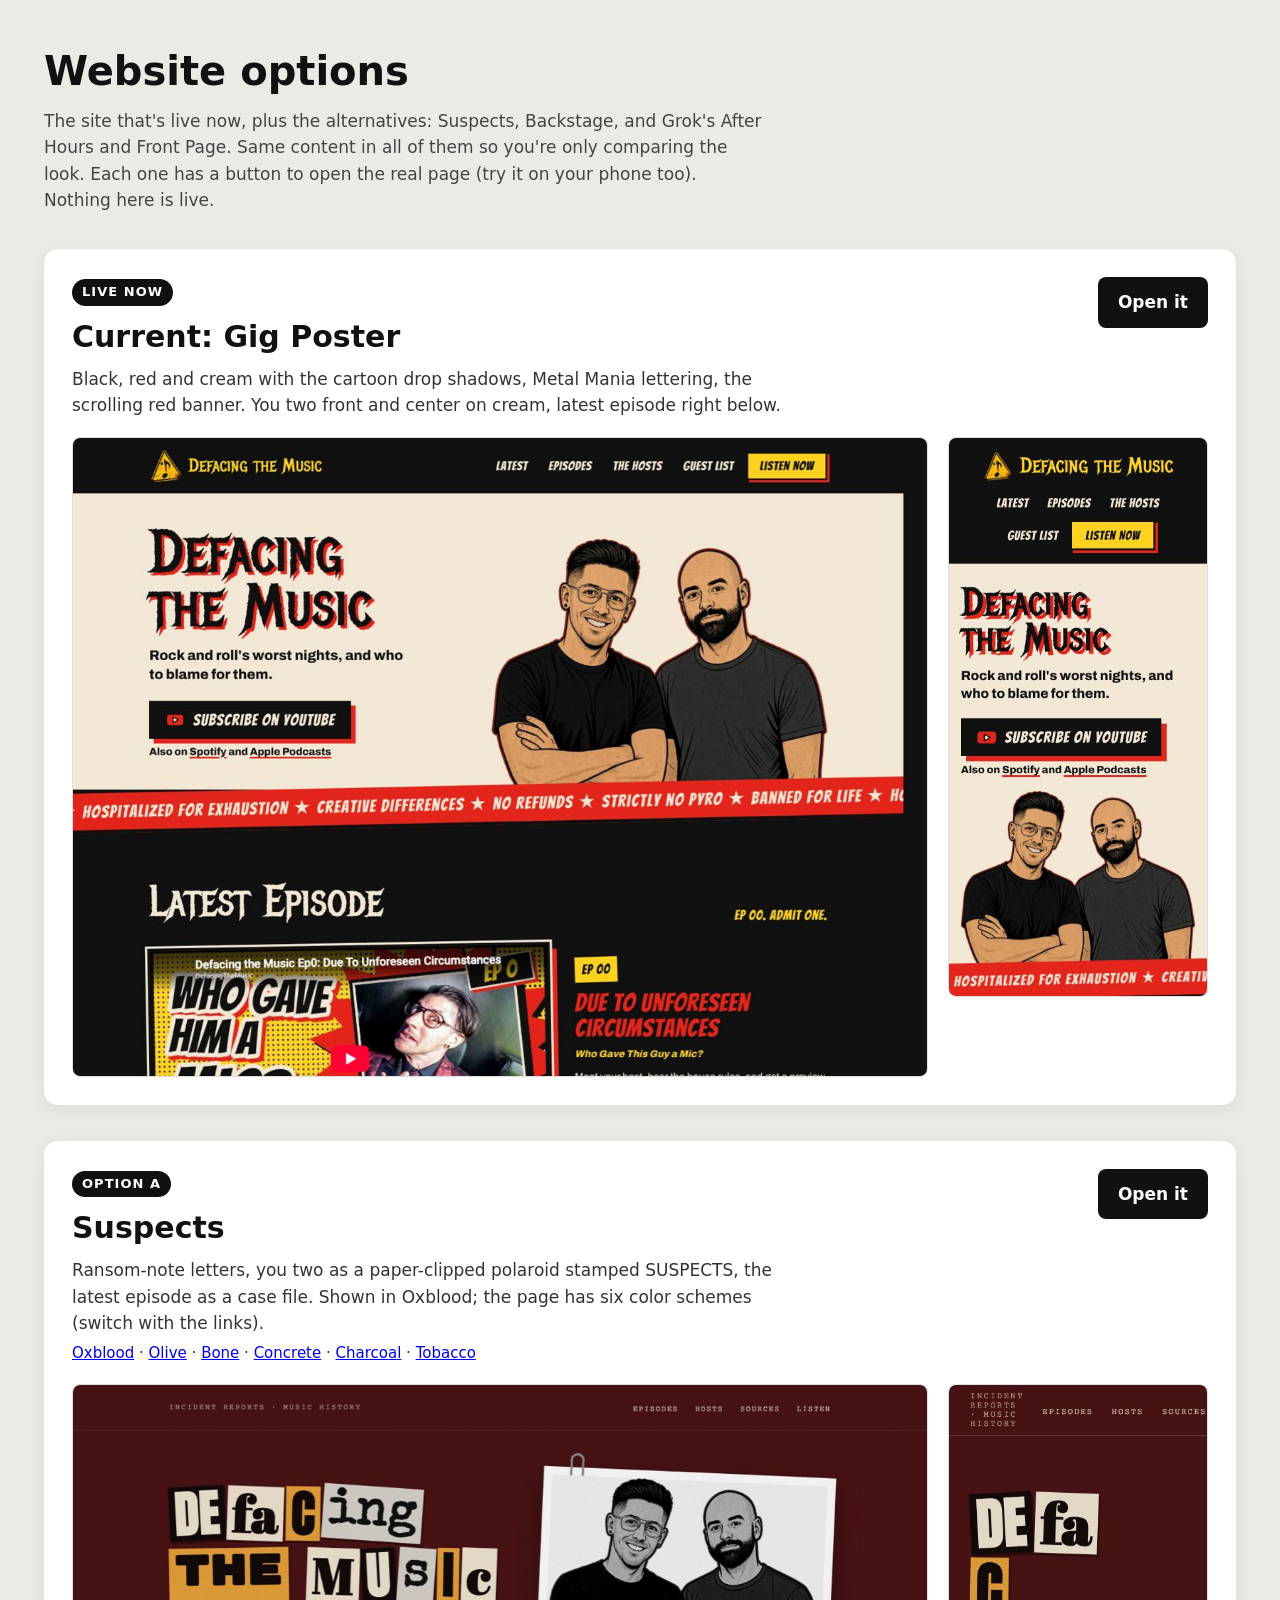
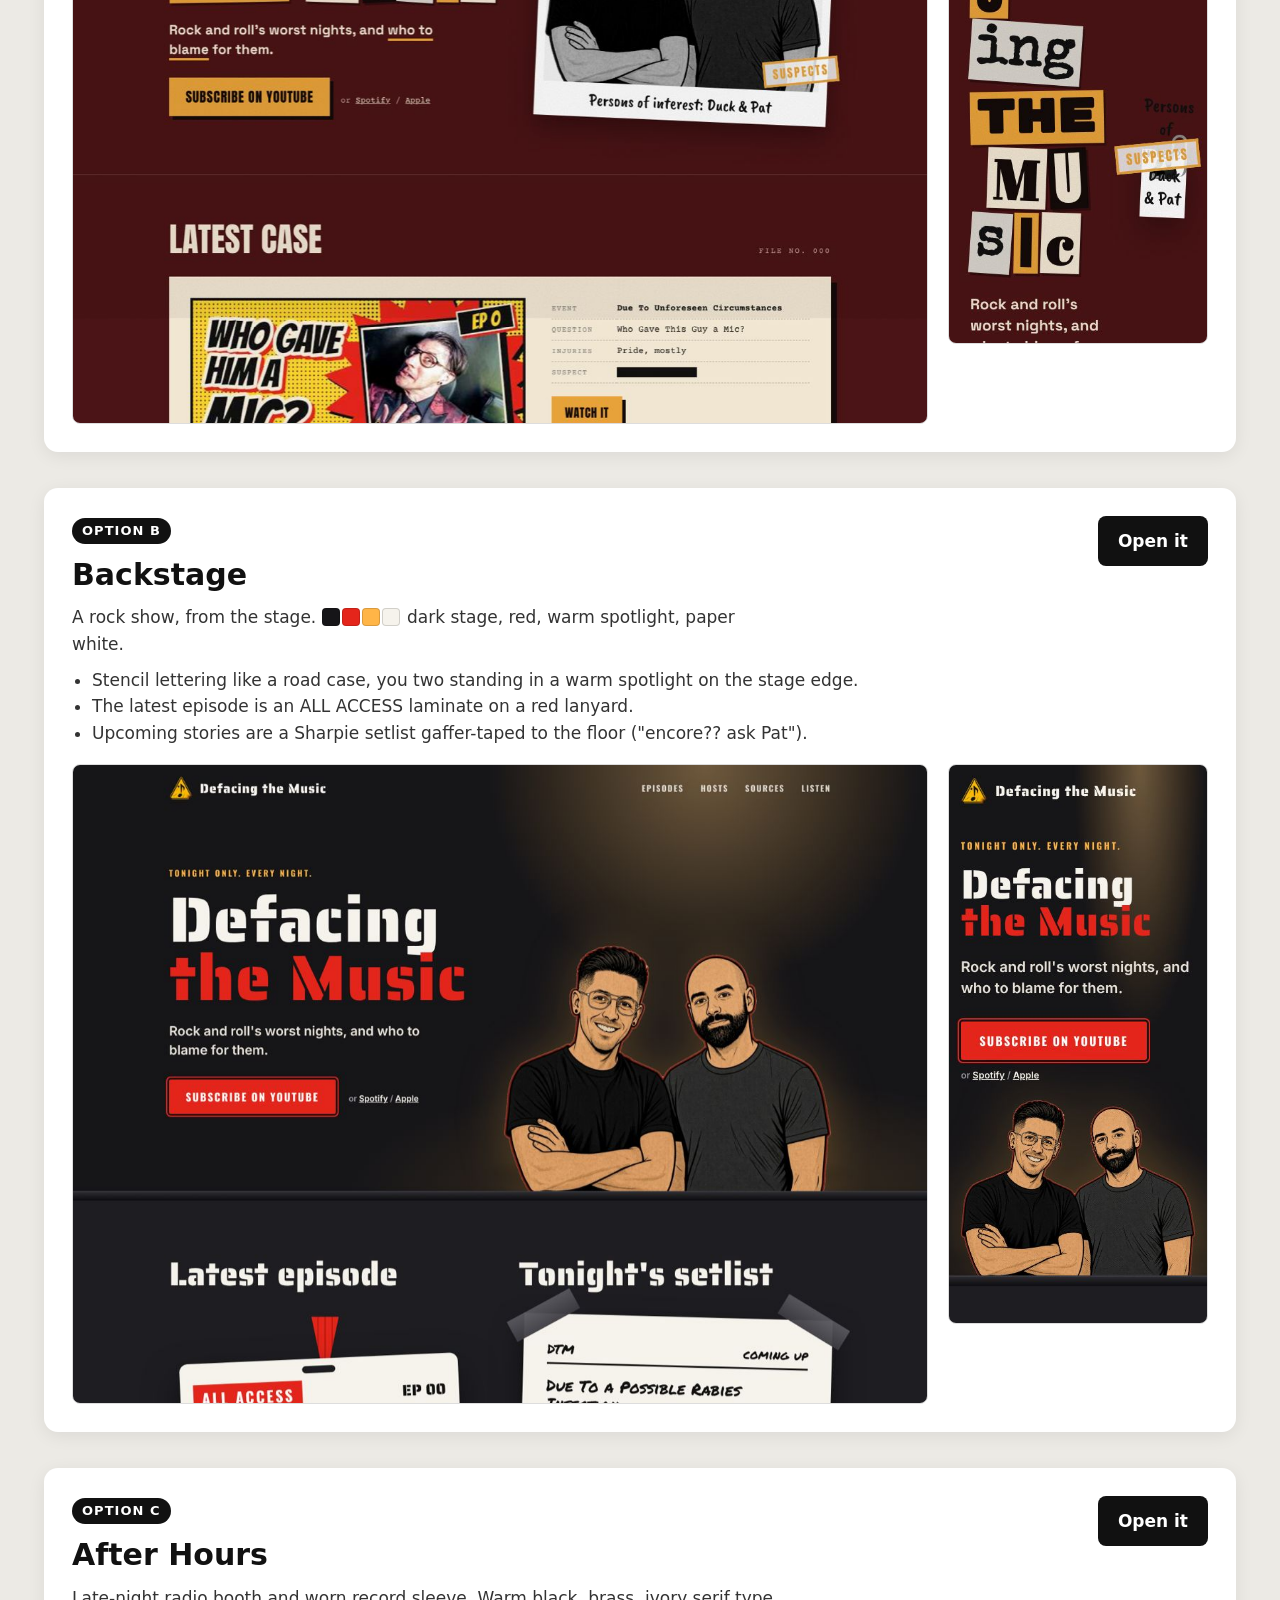
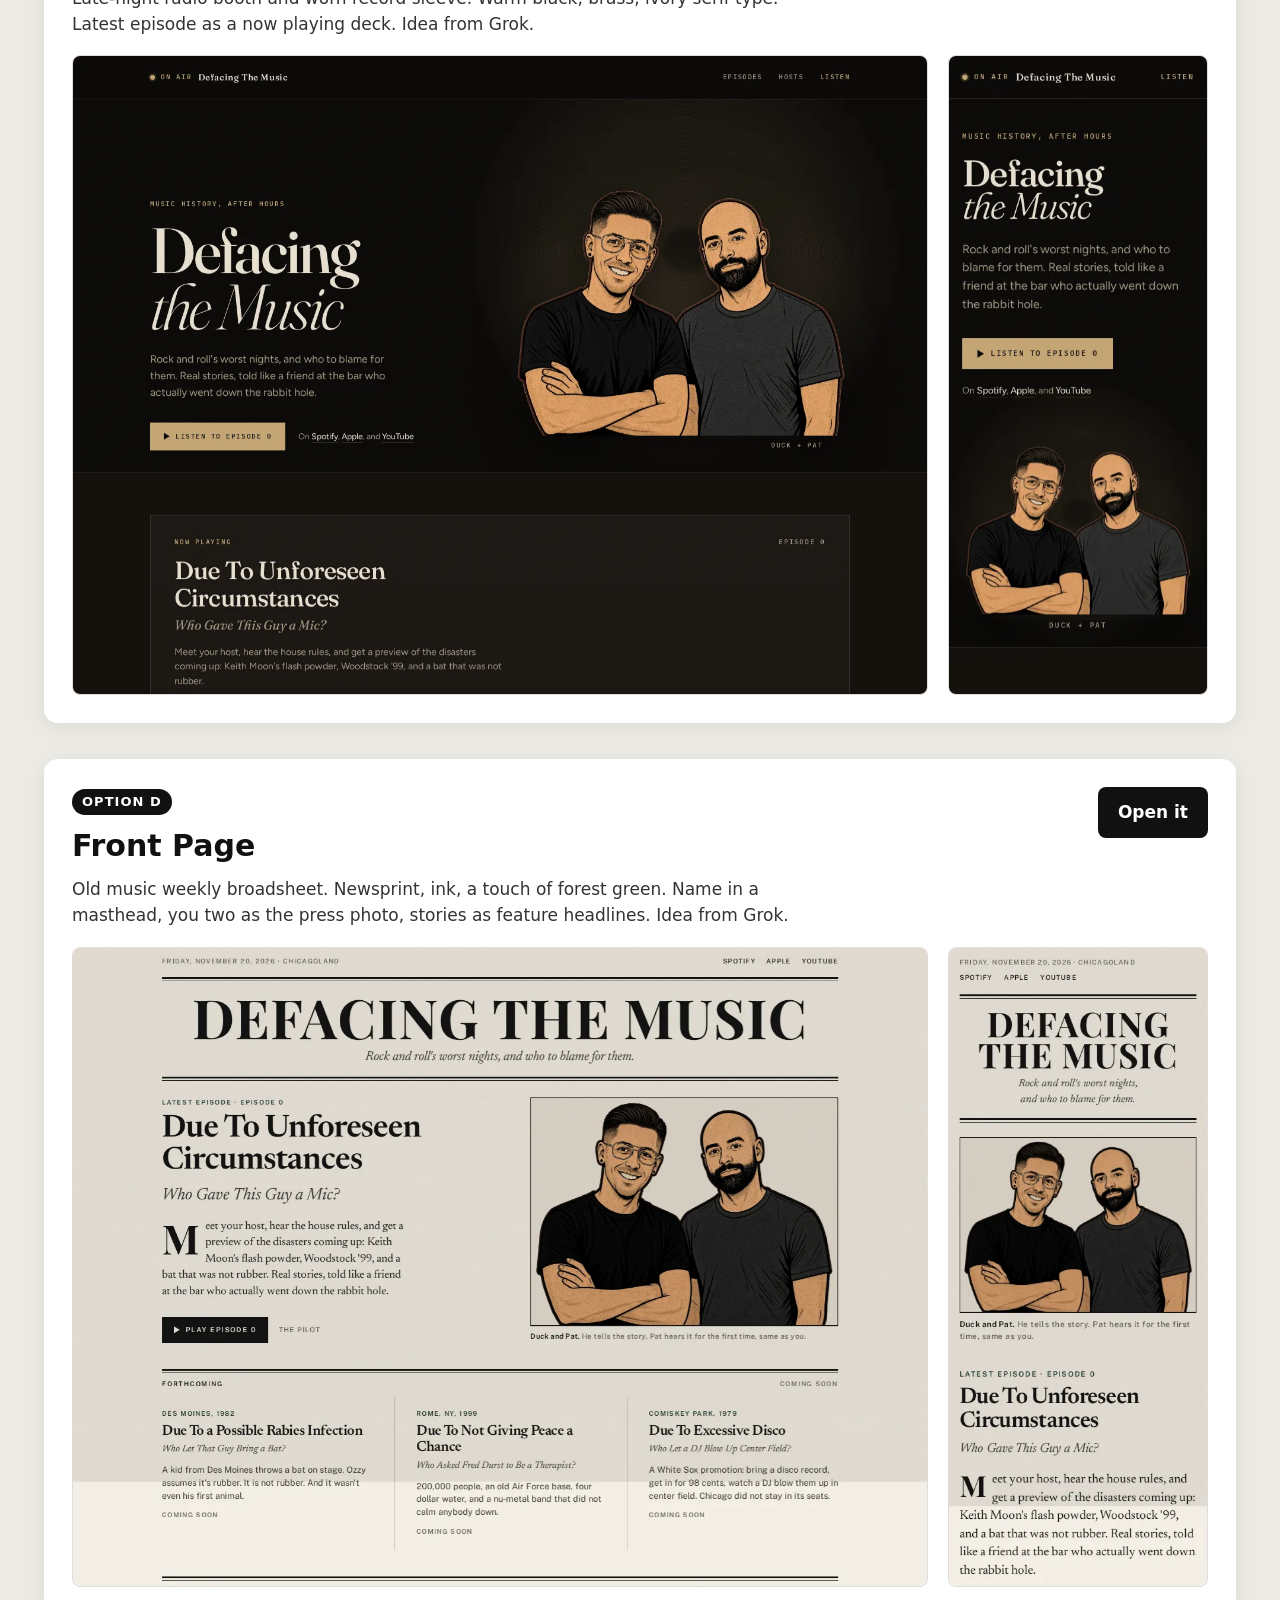
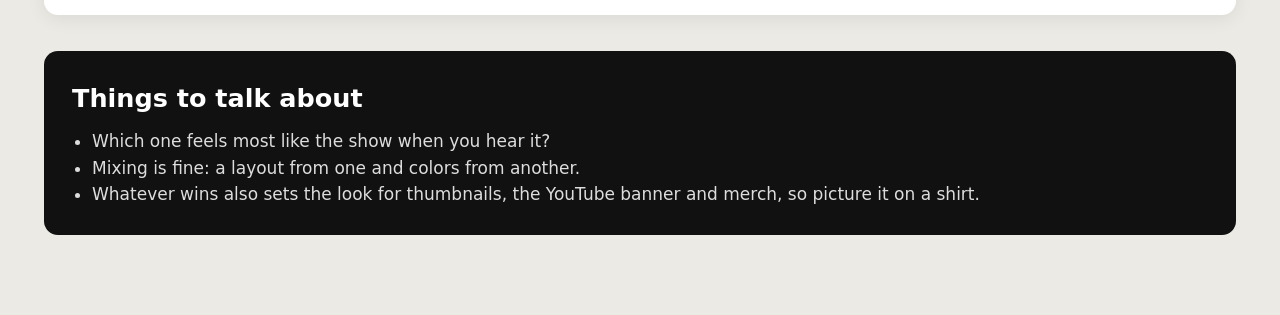
<file: brand/concepts/index.html>
<!doctype html>
<html lang="en"><head><meta charset="utf-8"><meta name="viewport" content="width=device-width, initial-scale=1">
<title>Website options | Defacing the Music</title>
<meta name="robots" content="noindex">
<style>
*{box-sizing:border-box}
body{margin:0;background:#ECEAE5;color:#111;font:17px/1.55 system-ui,-apple-system,"Segoe UI",sans-serif}
.wrap{max-width:1240px;margin:0 auto;padding:40px 24px 80px}
h1{font-size:40px;margin:0 0 6px}
.intro{max-width:720px;color:#444;margin:0 0 36px}
.opt{background:#fff;border-radius:14px;padding:28px;margin-bottom:36px;box-shadow:0 4px 18px rgba(0,0,0,.07)}
.head{display:flex;justify-content:space-between;align-items:flex-start;gap:20px;flex-wrap:wrap;margin-bottom:18px}
.head h2{margin:0;font-size:30px}
.tag{display:inline-block;font-size:13px;font-weight:700;letter-spacing:.08em;text-transform:uppercase;padding:3px 10px;border-radius:99px;background:#111;color:#fff;margin-bottom:8px}
.head p{margin:6px 0 0;max-width:720px;color:#333}
.btn{display:inline-block;background:#111;color:#fff;text-decoration:none;font-weight:700;padding:12px 20px;border-radius:8px;white-space:nowrap}
ul{margin:10px 0 0;padding-left:20px;color:#333}
.shots{display:grid;grid-template-columns:1fr 260px;gap:20px;align-items:start}
.shots div{max-height:640px;overflow:auto;border:1px solid #ddd;border-radius:8px}
.shots img{display:block;width:100%}
.sw{display:inline-block;width:18px;height:18px;border-radius:4px;vertical-align:-3px;margin-right:2px;border:1px solid rgba(0,0,0,.15)}
.q{background:#111;color:#fff;border-radius:14px;padding:28px}
.q h2{margin:0 0 10px}.q li{color:#ddd}
@media(max-width:760px){.shots{grid-template-columns:1fr}.shots div{max-height:none}h1{font-size:30px}}
</style></head><body><div class="wrap">
<h1>Website options</h1>
<p class="intro">The site that's live now, plus the alternatives: Suspects, Backstage, and Grok's After Hours and Front Page. Same content in all of them so you're only comparing the look. Each one has a button to open the real page (try it on your phone too). Nothing here is live.</p>

<div class="opt">
  <div class="head"><div><span class="tag">Live now</span><h2>Current: Gig Poster</h2>
    <p>Black, red and cream with the cartoon drop shadows, Metal Mania lettering, the scrolling red banner. You two front and center on cream, latest episode right below.</p></div>
    <a class="btn" href="/">Open it</a></div>
  <div class="shots"><div><img src="shots/current-desktop.jpg" alt="Current site on a computer" loading="lazy"></div><div><img src="shots/current-phone.jpg" alt="Current site on a phone" loading="lazy"></div></div>
</div>

<div class="opt">
  <div class="head"><div><span class="tag">Option A</span><h2>Suspects</h2>
    <p>Ransom-note letters, you two as a paper-clipped polaroid stamped SUSPECTS, the latest episode as a case file. Shown in Oxblood; the page has six color schemes (switch with the links).</p>
    <p style="font-size:15px"><a href="suspects/?p=oxblood">Oxblood</a> · <a href="suspects/?p=olive">Olive</a> · <a href="suspects/?p=bone">Bone</a> · <a href="suspects/?p=concrete">Concrete</a> · <a href="suspects/?p=charcoal">Charcoal</a> · <a href="suspects/?p=tobacco">Tobacco</a></p></div>
    <a class="btn" href="suspects/?p=oxblood">Open it</a></div>
  <div class="shots"><div><img src="shots/suspects-desktop.jpg" alt="Suspects concept on a computer" loading="lazy"></div><div><img src="shots/suspects-phone.jpg" alt="Suspects concept on a phone" loading="lazy"></div></div>
</div>

<div class="opt">
  <div class="head"><div><span class="tag">Option B</span><h2>Backstage</h2>
    <p>A rock show, from the stage. <span class="sw" style="background:#161518"></span><span class="sw" style="background:#E4251B"></span><span class="sw" style="background:#FFB547"></span><span class="sw" style="background:#F6F3EC"></span> dark stage, red, warm spotlight, paper white.</p>
    <ul><li>Stencil lettering like a road case, you two standing in a warm spotlight on the stage edge.</li>
    <li>The latest episode is an ALL ACCESS laminate on a red lanyard.</li>
    <li>Upcoming stories are a Sharpie setlist gaffer-taped to the floor ("encore?? ask Pat").</li></ul></div>
    <a class="btn" href="backstage/">Open it</a></div>
  <div class="shots"><div><img src="shots/backstage-desktop.jpg" alt="Backstage concept on a computer" loading="lazy"></div><div><img src="shots/backstage-phone.jpg" alt="Backstage concept on a phone" loading="lazy"></div></div>
</div>

<div class="opt">
  <div class="head"><div><span class="tag">Option C</span><h2>After Hours</h2>
    <p>Late-night radio booth and worn record sleeve. Warm black, brass, ivory serif type. Latest episode as a now playing deck. Idea from Grok.</p></div>
    <a class="btn" href="after-hours/">Open it</a></div>
  <div class="shots"><div><img src="after-hours/shot-desktop.webp" alt="After Hours concept on a computer" loading="lazy"></div><div><img src="after-hours/shot-mobile.webp" alt="After Hours concept on a phone" loading="lazy"></div></div>
</div>

<div class="opt">
  <div class="head"><div><span class="tag">Option D</span><h2>Front Page</h2>
    <p>Old music weekly broadsheet. Newsprint, ink, a touch of forest green. Name in a masthead, you two as the press photo, stories as feature headlines. Idea from Grok.</p></div>
    <a class="btn" href="front-page/">Open it</a></div>
  <div class="shots"><div><img src="front-page/shot-desktop.webp" alt="Front Page concept on a computer" loading="lazy"></div><div><img src="front-page/shot-mobile.webp" alt="Front Page concept on a phone" loading="lazy"></div></div>
</div>

<div class="q"><h2>Things to talk about</h2><ul>
  <li>Which one feels most like the show when you hear it?</li>
  <li>Mixing is fine: a layout from one and colors from another.</li>
  <li>Whatever wins also sets the look for thumbnails, the YouTube banner and merch, so picture it on a shirt.</li>
</ul></div>
</div></body></html>
</file>
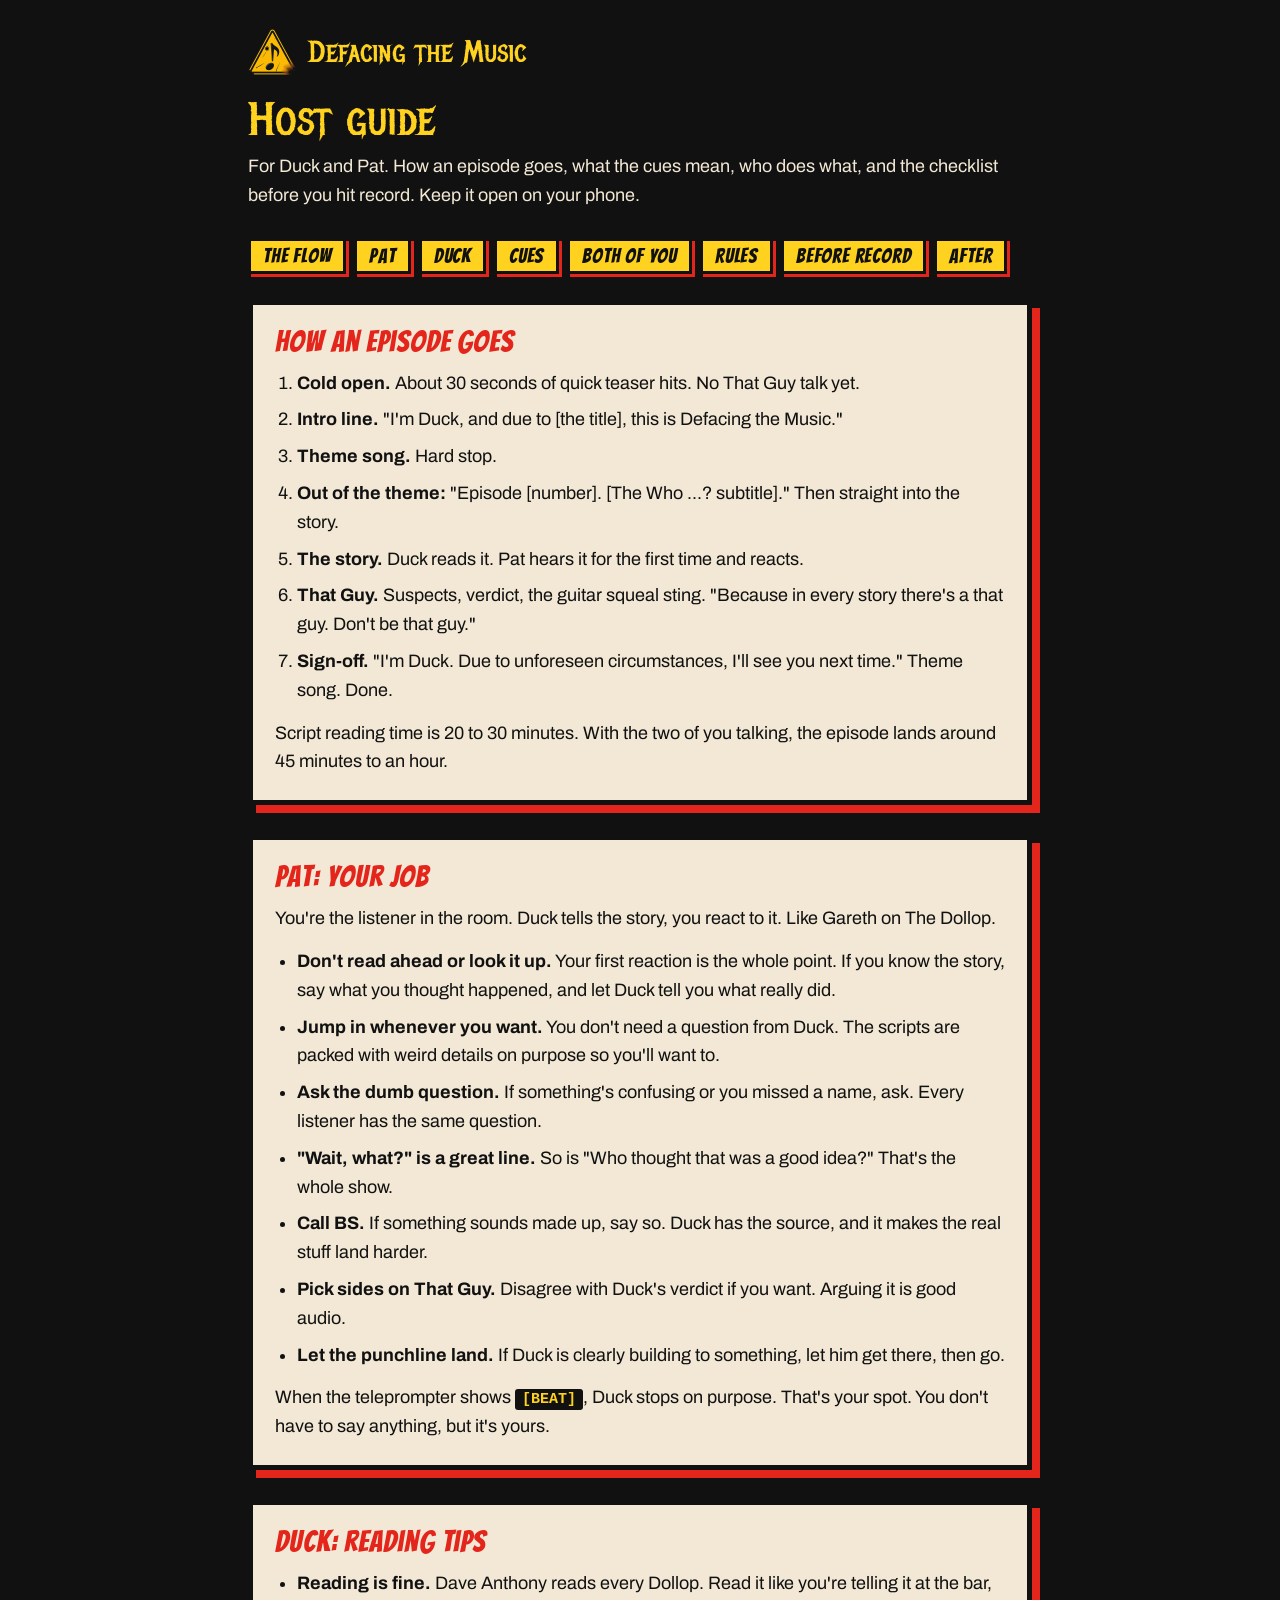
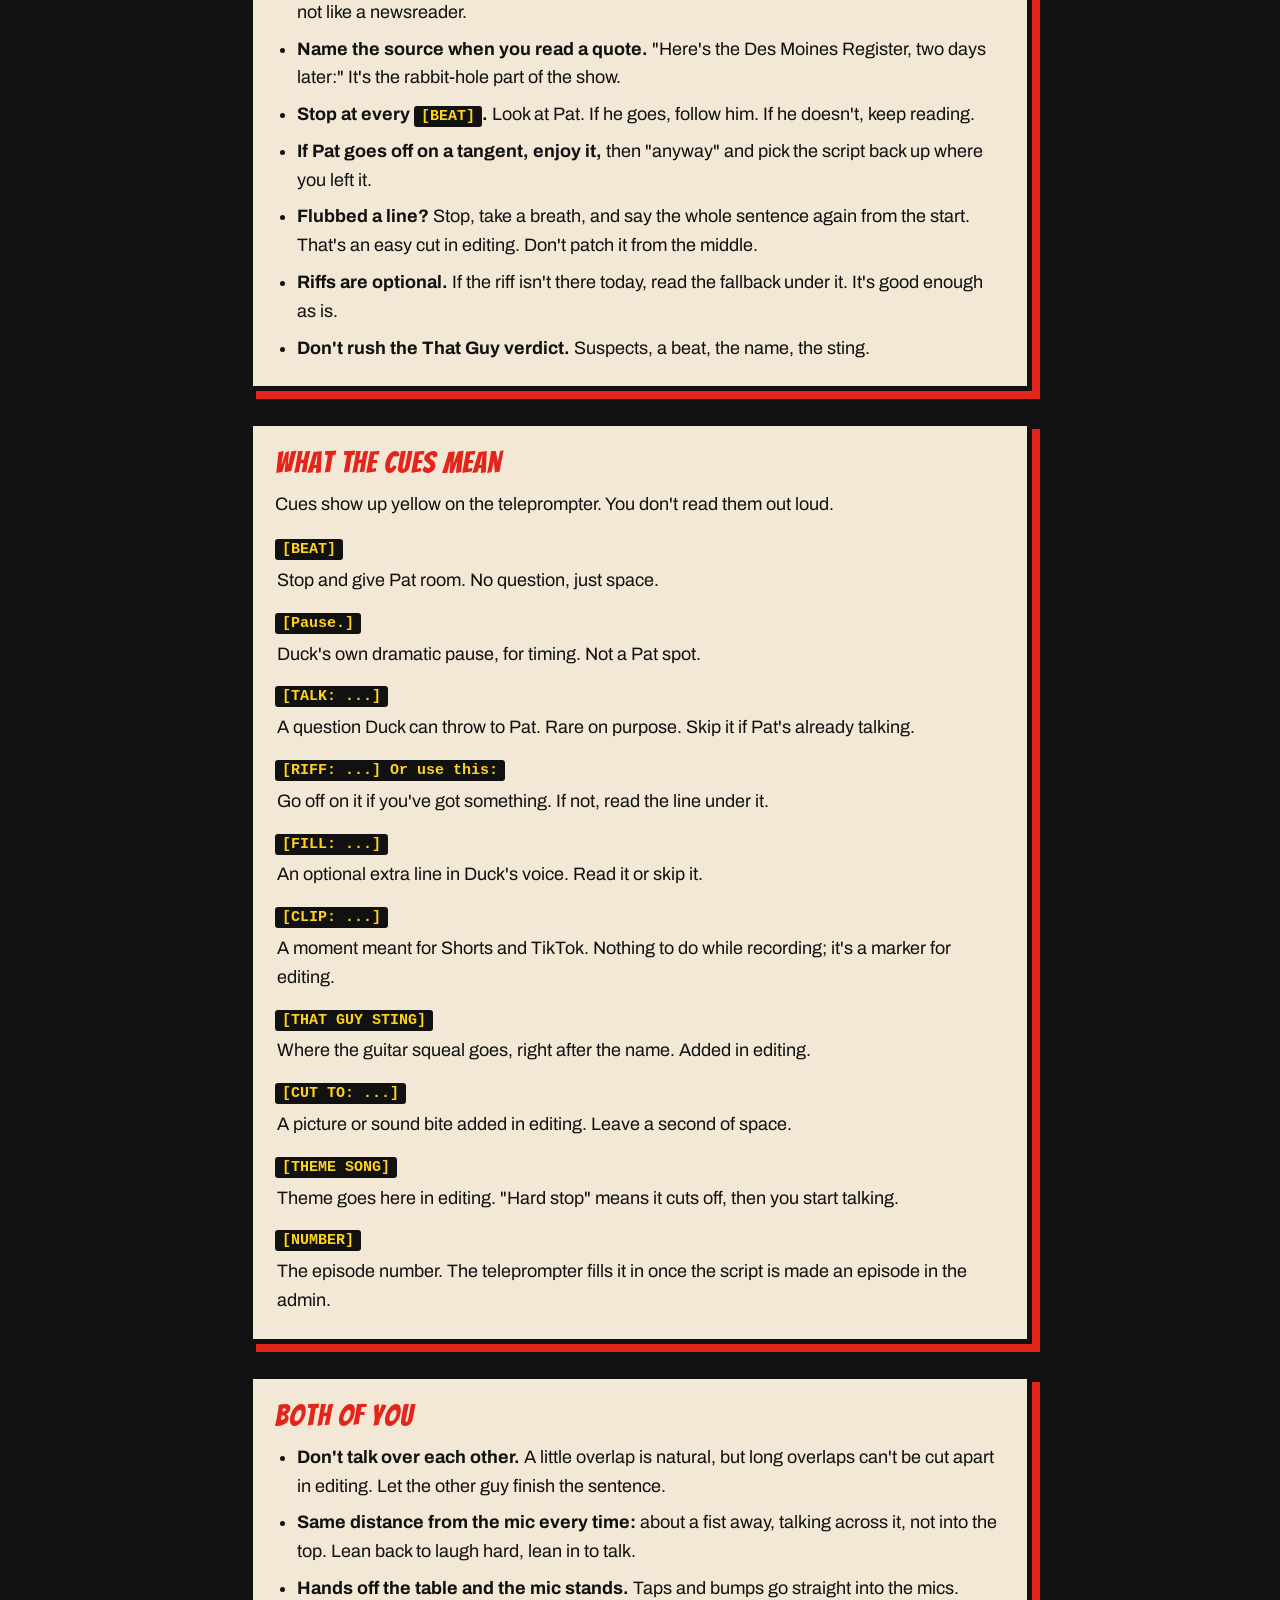
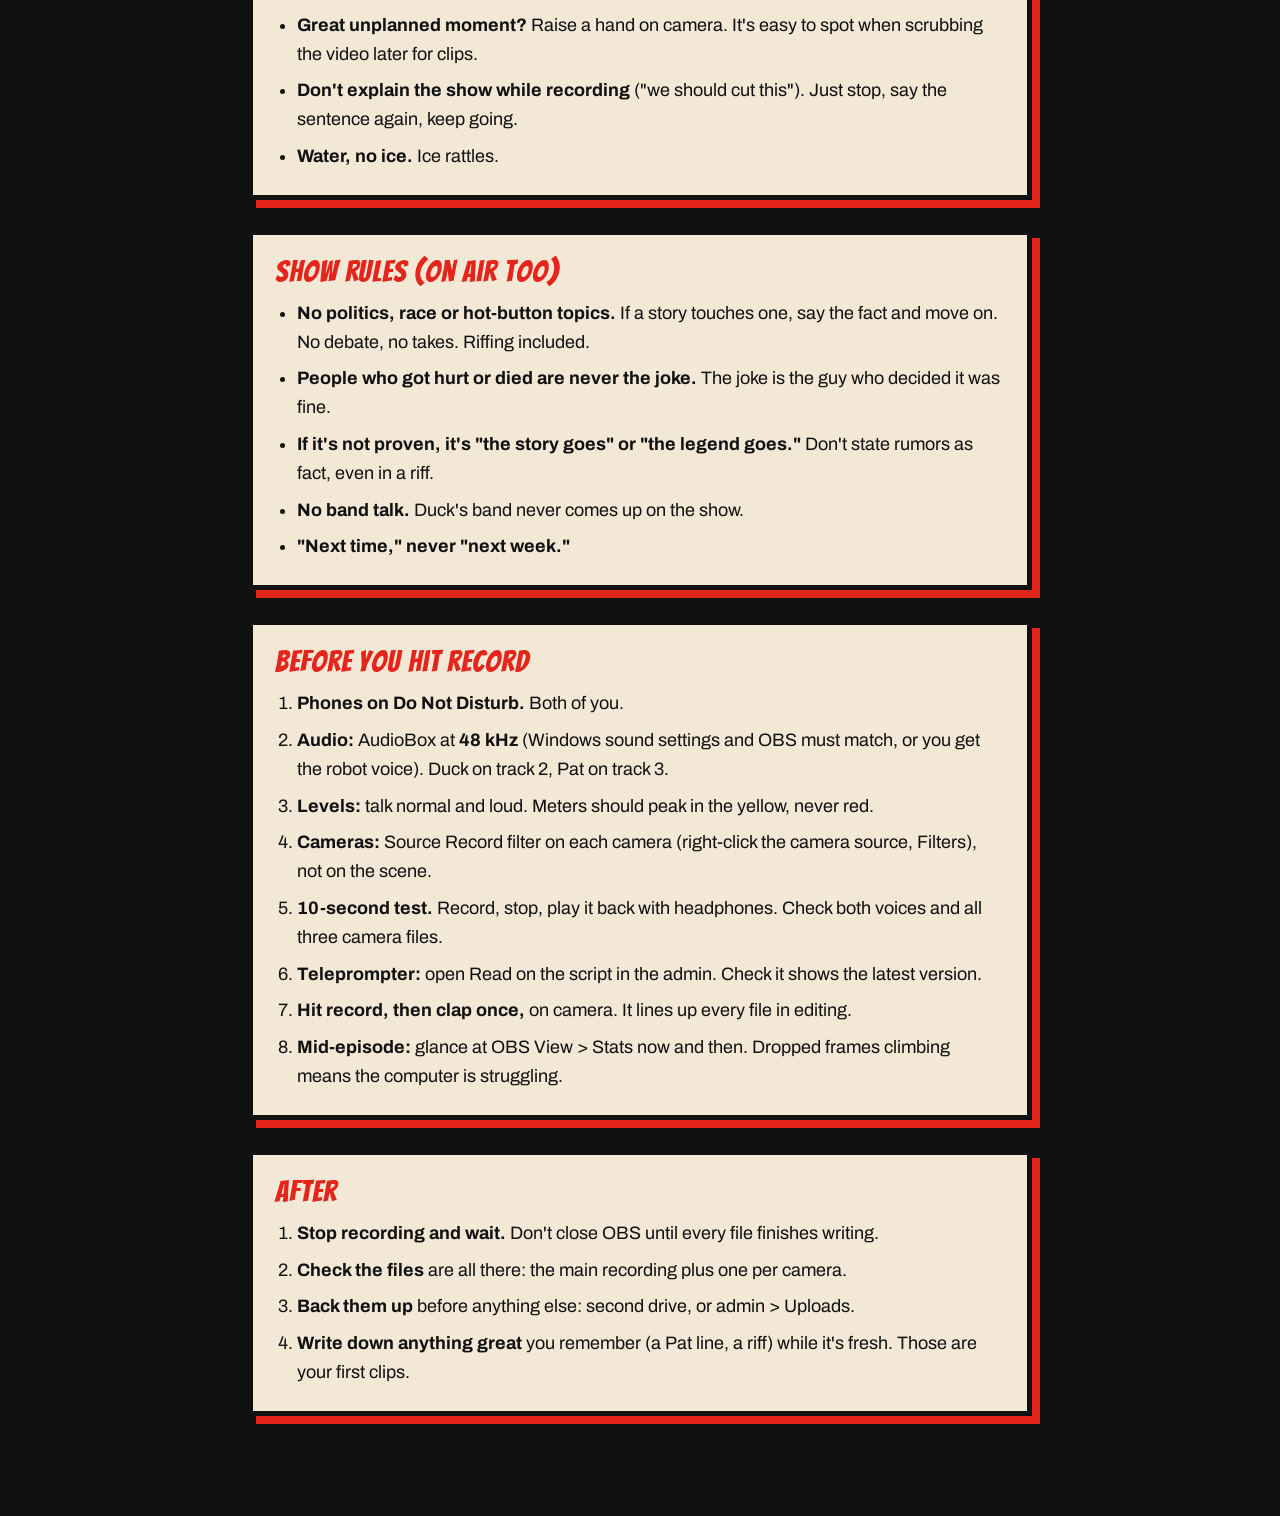
<file: brand/guide/index.html>
<!doctype html>
<html lang="en"><head><meta charset="utf-8"><meta name="viewport" content="width=device-width, initial-scale=1">
<title>Host guide | Defacing the Music</title>
<meta name="robots" content="noindex">
<link rel="icon" type="image/png" sizes="32x32" href="/assets/favicon-32.png">
<link href="https://fonts.googleapis.com/css2?family=Metal+Mania&family=Bangers&family=Archivo:wght@400;600;800&display=swap" rel="stylesheet">
<style>
:root{--black:#111;--red:#E4251B;--yellow:#FFD21F;--cream:#F2E8D5}
*{box-sizing:border-box}
body{margin:0;background:var(--black);color:var(--black);font:18px/1.6 Archivo,sans-serif}
.wrap{max-width:820px;margin:0 auto;padding:28px 18px 70px}
header{display:flex;align-items:center;gap:12px;color:var(--yellow);font:30px "Metal Mania";margin-bottom:22px}
header img{width:48px;height:48px}
.card{background:var(--cream);border:5px solid var(--black);box-shadow:8px 8px 0 var(--red);padding:22px 22px 10px;margin:0 0 30px}
h1{font:400 46px/1 "Metal Mania";margin:0 0 8px;color:var(--yellow)}
.lede{color:var(--cream);margin:0 0 28px}
h2{font:400 30px/1 Bangers;letter-spacing:.03em;color:var(--red);margin:0 0 12px}
ol,ul{padding-left:22px;margin:0 0 14px}
li{margin:0 0 8px}
p{margin:0 0 14px}
code,.cue{font:700 15px/1.3 ui-monospace,Menlo,monospace;background:var(--black);color:var(--yellow);padding:2px 7px;border-radius:3px;white-space:nowrap}
dl{margin:0 0 14px}dt{margin:12px 0 4px}dd{margin:0 0 0 2px}
.toc{display:flex;flex-wrap:wrap;gap:8px;margin:0 0 26px}
.toc a{font:20px Bangers;letter-spacing:.04em;background:var(--yellow);color:var(--black);border:3px solid var(--black);padding:4px 12px;text-decoration:none;box-shadow:3px 3px 0 var(--red)}
.say{background:#fff;border-left:5px solid var(--red);padding:8px 12px;font-style:italic;margin:0 0 14px}
</style></head><body><div class="wrap">
<header><img src="/assets/logo-192.png" alt="">Defacing the Music</header>
<h1>Host guide</h1>
<p class="lede">For Duck and Pat. How an episode goes, what the cues mean, who does what, and the checklist before you hit record. Keep it open on your phone.</p>
<nav class="toc"><a href="#flow">The flow</a><a href="#pat">Pat</a><a href="#duck">Duck</a><a href="#cues">Cues</a><a href="#both">Both of you</a><a href="#rules">Rules</a><a href="#record">Before record</a><a href="#after">After</a></nav>

<section class="card" id="flow"><h2>How an episode goes</h2>
<ol>
<li><b>Cold open.</b> About 30 seconds of quick teaser hits. No That Guy talk yet.</li>
<li><b>Intro line.</b> "I'm Duck, and due to [the title], this is Defacing the Music."</li>
<li><b>Theme song.</b> Hard stop.</li>
<li><b>Out of the theme:</b> "Episode [number]. [The Who ...? subtitle]." Then straight into the story.</li>
<li><b>The story.</b> Duck reads it. Pat hears it for the first time and reacts.</li>
<li><b>That Guy.</b> Suspects, verdict, the guitar squeal sting. "Because in every story there's a that guy. Don't be that guy."</li>
<li><b>Sign-off.</b> "I'm Duck. Due to unforeseen circumstances, I'll see you next time." Theme song. Done.</li>
</ol>
<p>Script reading time is 20 to 30 minutes. With the two of you talking, the episode lands around 45 minutes to an hour.</p>
</section>

<section class="card" id="pat"><h2>Pat: your job</h2>
<p>You're the listener in the room. Duck tells the story, you react to it. Like Gareth on The Dollop.</p>
<ul>
<li><b>Don't read ahead or look it up.</b> Your first reaction is the whole point. If you know the story, say what you thought happened, and let Duck tell you what really did.</li>
<li><b>Jump in whenever you want.</b> You don't need a question from Duck. The scripts are packed with weird details on purpose so you'll want to.</li>
<li><b>Ask the dumb question.</b> If something's confusing or you missed a name, ask. Every listener has the same question.</li>
<li><b>"Wait, what?" is a great line.</b> So is "Who thought that was a good idea?" That's the whole show.</li>
<li><b>Call BS.</b> If something sounds made up, say so. Duck has the source, and it makes the real stuff land harder.</li>
<li><b>Pick sides on That Guy.</b> Disagree with Duck's verdict if you want. Arguing it is good audio.</li>
<li><b>Let the punchline land.</b> If Duck is clearly building to something, let him get there, then go.</li>
</ul>
<p>When the teleprompter shows <span class="cue">[BEAT]</span>, Duck stops on purpose. That's your spot. You don't have to say anything, but it's yours.</p>
</section>

<section class="card" id="duck"><h2>Duck: reading tips</h2>
<ul>
<li><b>Reading is fine.</b> Dave Anthony reads every Dollop. Read it like you're telling it at the bar, not like a newsreader.</li>
<li><b>Name the source when you read a quote.</b> "Here's the Des Moines Register, two days later:" It's the rabbit-hole part of the show.</li>
<li><b>Stop at every <span class="cue">[BEAT]</span>.</b> Look at Pat. If he goes, follow him. If he doesn't, keep reading.</li>
<li><b>If Pat goes off on a tangent, enjoy it,</b> then "anyway" and pick the script back up where you left it.</li>
<li><b>Flubbed a line?</b> Stop, take a breath, and say the whole sentence again from the start. That's an easy cut in editing. Don't patch it from the middle.</li>
<li><b>Riffs are optional.</b> If the riff isn't there today, read the fallback under it. It's good enough as is.</li>
<li><b>Don't rush the That Guy verdict.</b> Suspects, a beat, the name, the sting.</li>
</ul>
</section>

<section class="card" id="cues"><h2>What the cues mean</h2>
<p>Cues show up yellow on the teleprompter. You don't read them out loud.</p>
<dl>
<dt><span class="cue">[BEAT]</span></dt><dd>Stop and give Pat room. No question, just space.</dd>
<dt><span class="cue">[Pause.]</span></dt><dd>Duck's own dramatic pause, for timing. Not a Pat spot.</dd>
<dt><span class="cue">[TALK: ...]</span></dt><dd>A question Duck can throw to Pat. Rare on purpose. Skip it if Pat's already talking.</dd>
<dt><span class="cue">[RIFF: ...] Or use this:</span></dt><dd>Go off on it if you've got something. If not, read the line under it.</dd>
<dt><span class="cue">[FILL: ...]</span></dt><dd>An optional extra line in Duck's voice. Read it or skip it.</dd>
<dt><span class="cue">[CLIP: ...]</span></dt><dd>A moment meant for Shorts and TikTok. Nothing to do while recording; it's a marker for editing.</dd>
<dt><span class="cue">[THAT GUY STING]</span></dt><dd>Where the guitar squeal goes, right after the name. Added in editing.</dd>
<dt><span class="cue">[CUT TO: ...]</span></dt><dd>A picture or sound bite added in editing. Leave a second of space.</dd>
<dt><span class="cue">[THEME SONG]</span></dt><dd>Theme goes here in editing. "Hard stop" means it cuts off, then you start talking.</dd>
<dt><span class="cue">[NUMBER]</span></dt><dd>The episode number. The teleprompter fills it in once the script is made an episode in the admin.</dd>
</dl>
</section>

<section class="card" id="both"><h2>Both of you</h2>
<ul>
<li><b>Don't talk over each other.</b> A little overlap is natural, but long overlaps can't be cut apart in editing. Let the other guy finish the sentence.</li>
<li><b>Same distance from the mic every time:</b> about a fist away, talking across it, not into the top. Lean back to laugh hard, lean in to talk.</li>
<li><b>Hands off the table and the mic stands.</b> Taps and bumps go straight into the mics.</li>
<li><b>Great unplanned moment?</b> Raise a hand on camera. It's easy to spot when scrubbing the video later for clips.</li>
<li><b>Don't explain the show while recording</b> ("we should cut this"). Just stop, say the sentence again, keep going.</li>
<li><b>Water, no ice.</b> Ice rattles.</li>
</ul>
</section>

<section class="card" id="rules"><h2>Show rules (on air too)</h2>
<ul>
<li><b>No politics, race or hot-button topics.</b> If a story touches one, say the fact and move on. No debate, no takes. Riffing included.</li>
<li><b>People who got hurt or died are never the joke.</b> The joke is the guy who decided it was fine.</li>
<li><b>If it's not proven, it's "the story goes" or "the legend goes."</b> Don't state rumors as fact, even in a riff.</li>
<li><b>No band talk.</b> Duck's band never comes up on the show.</li>
<li><b>"Next time," never "next week."</b></li>
</ul>
</section>

<section class="card" id="record"><h2>Before you hit record</h2>
<ol>
<li><b>Phones on Do Not Disturb.</b> Both of you.</li>
<li><b>Audio:</b> AudioBox at <b>48 kHz</b> (Windows sound settings and OBS must match, or you get the robot voice). Duck on track 2, Pat on track 3.</li>
<li><b>Levels:</b> talk normal and loud. Meters should peak in the yellow, never red.</li>
<li><b>Cameras:</b> Source Record filter on each camera (right-click the camera source, Filters), not on the scene.</li>
<li><b>10-second test.</b> Record, stop, play it back with headphones. Check both voices and all three camera files.</li>
<li><b>Teleprompter:</b> open Read on the script in the admin. Check it shows the latest version.</li>
<li><b>Hit record, then clap once,</b> on camera. It lines up every file in editing.</li>
<li><b>Mid-episode:</b> glance at OBS View &gt; Stats now and then. Dropped frames climbing means the computer is struggling.</li>
</ol>
</section>

<section class="card" id="after"><h2>After</h2>
<ol>
<li><b>Stop recording and wait.</b> Don't close OBS until every file finishes writing.</li>
<li><b>Check the files</b> are all there: the main recording plus one per camera.</li>
<li><b>Back them up</b> before anything else: second drive, or admin &gt; Uploads.</li>
<li><b>Write down anything great</b> you remember (a Pat line, a riff) while it's fresh. Those are your first clips.</li>
</ol>
</section>
</div></body></html>
</file>
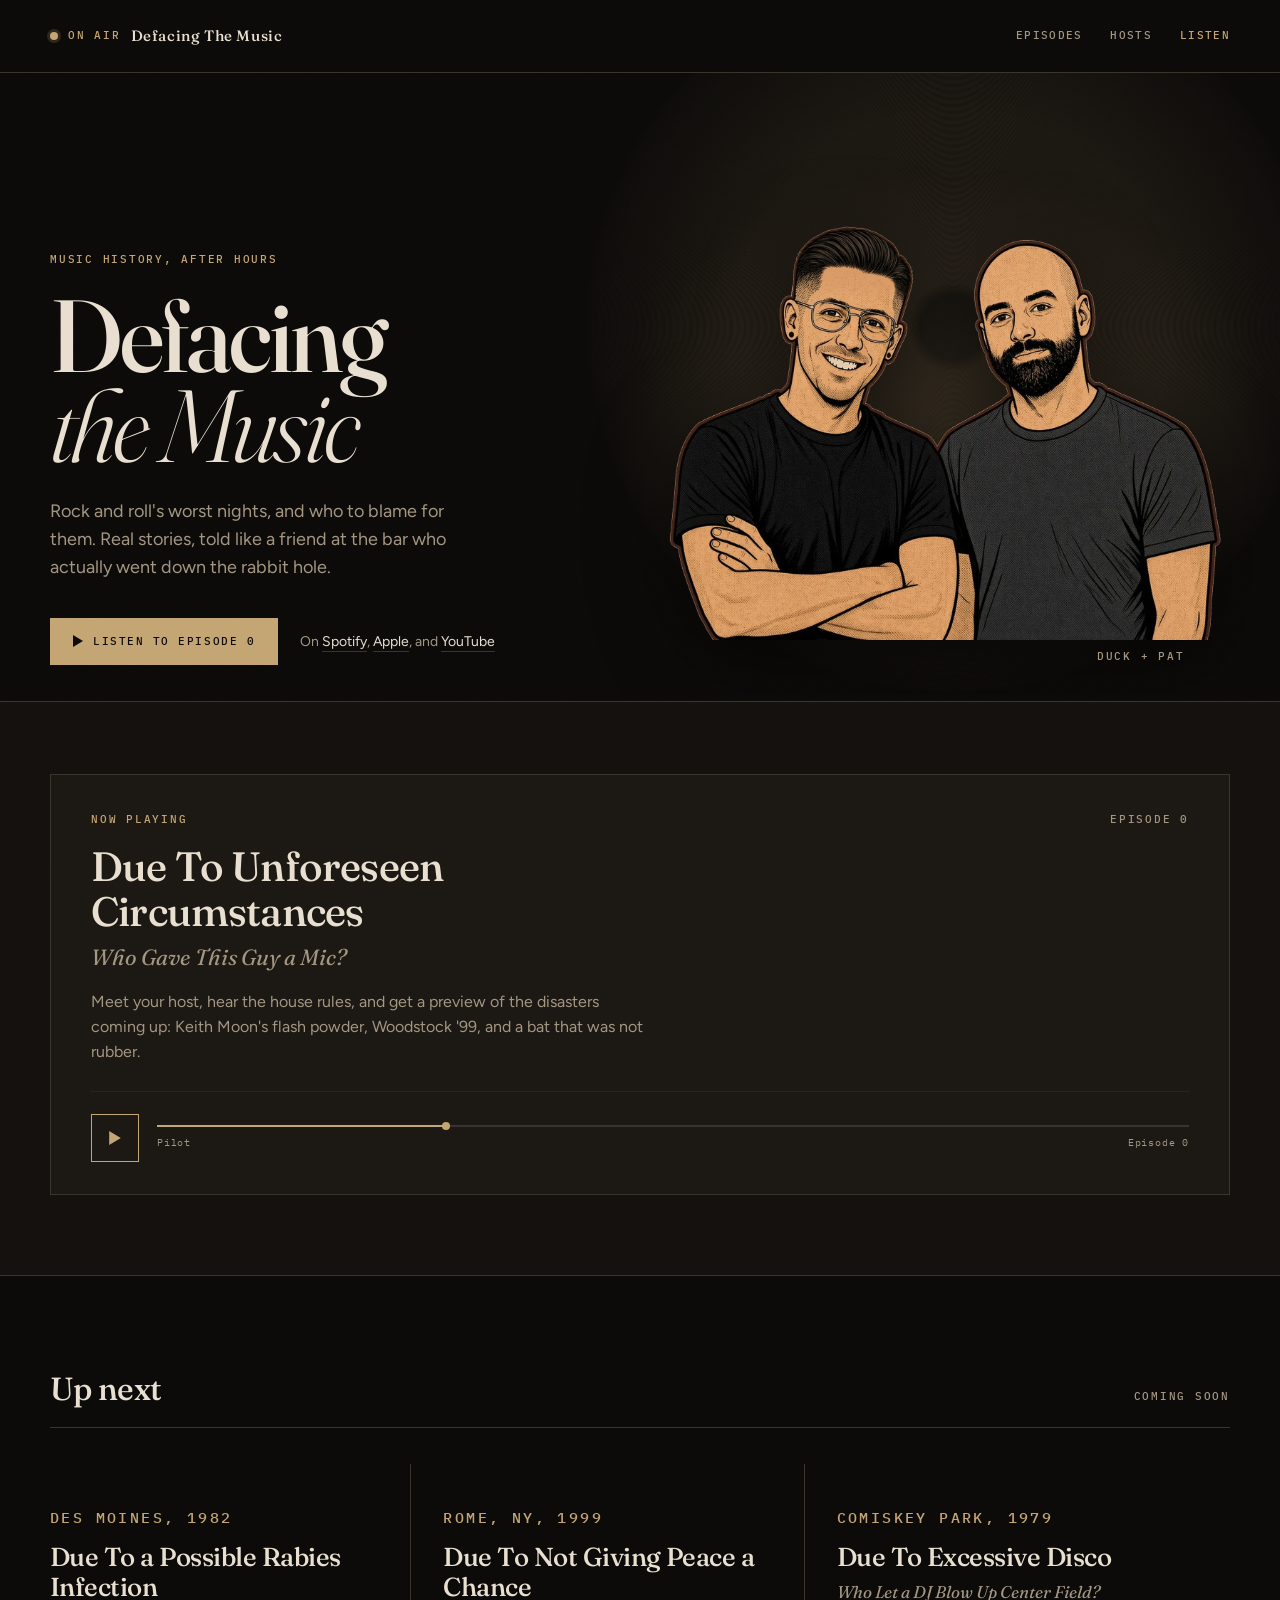
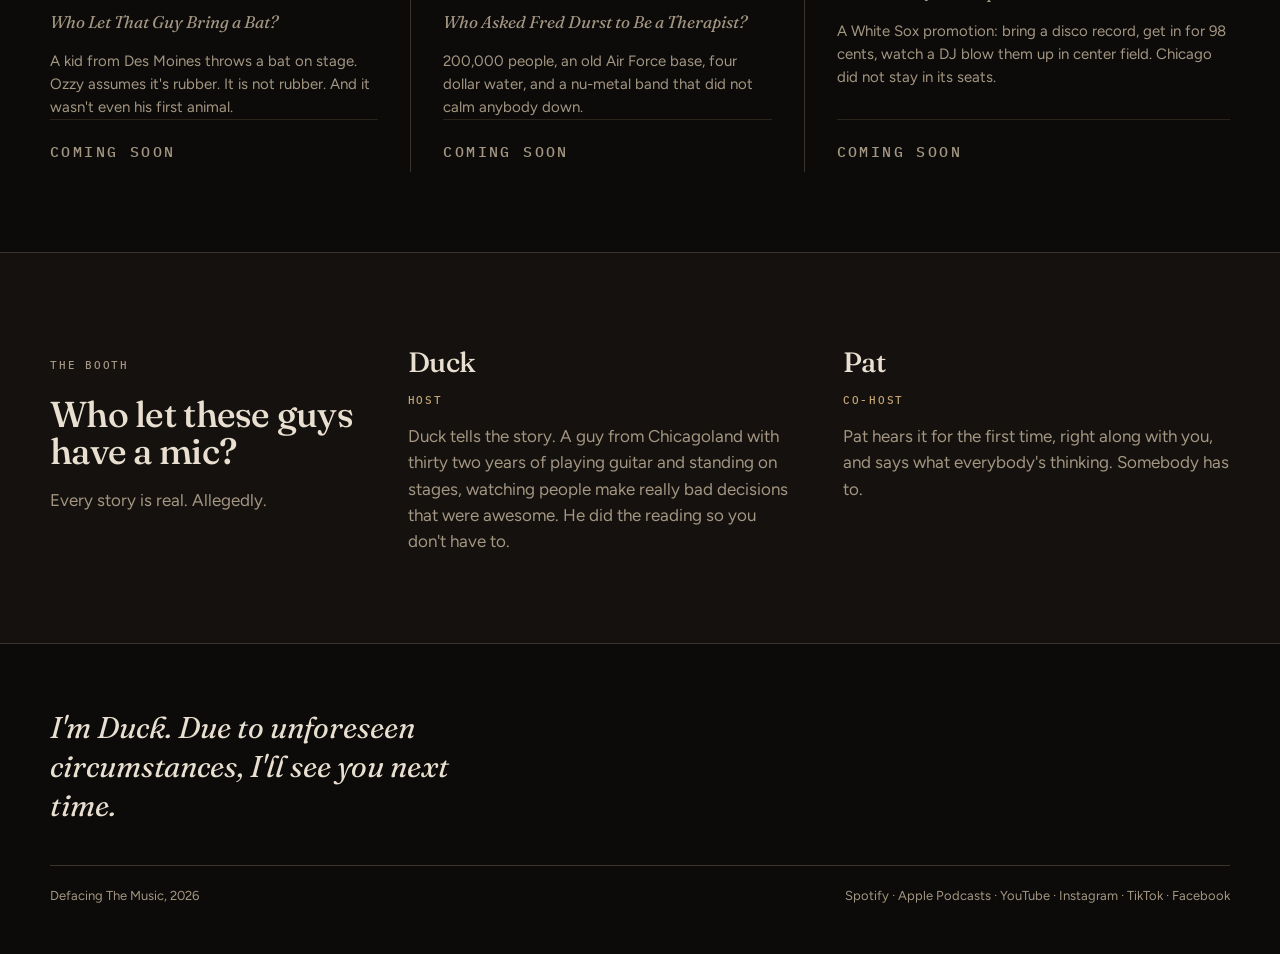
<file: brand/concepts/after-hours/index.html>
<!DOCTYPE html>
<html lang="en">
<head>
<meta charset="utf-8">
<meta name="viewport" content="width=device-width, initial-scale=1">
<title>Defacing The Music</title>
<link rel="preconnect" href="https://fonts.googleapis.com">
<link rel="preconnect" href="https://fonts.gstatic.com" crossorigin>
<link href="https://fonts.googleapis.com/css2?family=Figtree:ital,wght@0,400;0,500;0,600;1,400&family=Fraunces:ital,opsz,wght@0,9..144,400;0,9..144,500;0,9..144,600;0,9..144,700;1,9..144,300;1,9..144,400;1,9..144,500;1,9..144,600&family=IBM+Plex+Mono:ital,wght@0,400;0,500;1,400&display=swap" rel="stylesheet">
<style>
  :root {
    --bg: #0C0B0A;
    --bg-2: #14110E;
    --bg-3: #1C1814;
    --ivory: #E8DFD0;
    --ivory-dim: #A39682;
    --brass: #C4A574;
    --brass-dim: #8F754C;
    --line: #3A342C;
    --line-soft: #2A241C;
    --ink: #0C0B0A;
  }
  * { box-sizing: border-box; margin: 0; padding: 0; }
  html { background: var(--bg); }
  body {
    background: var(--bg);
    color: var(--ivory);
    font-family: Figtree, system-ui, sans-serif;
    font-size: 17px;
    line-height: 1.55;
    font-weight: 400;
    min-width: 320px;
  }
  body::before {
    content: "";
    position: fixed;
    inset: 0;
    background-image: url(noise.webp);
    background-size: 280px 280px;
    opacity: 0.5;
    pointer-events: none;
    z-index: 80;
    mix-blend-mode: overlay;
  }
  a { color: var(--brass); text-decoration: none; }
  a:hover { color: var(--ivory); }
  .wrap { width: min(1180px, calc(100% - 64px)); margin: 0 auto; }
  .mono {
    font-family: "IBM Plex Mono", ui-monospace, monospace;
    font-size: 11px;
    letter-spacing: 0.16em;
    text-transform: uppercase;
    font-weight: 500;
  }

  /* header */
  header {
    position: relative;
    z-index: 5;
    border-bottom: 1px solid var(--line);
    background: rgba(12,11,10,0.92);
  }
  .header-inner {
    width: min(1180px, calc(100% - 64px));
    margin: 0 auto;
    display: flex;
    align-items: center;
    justify-content: space-between;
    height: 72px;
    gap: 24px;
  }
  .on-air {
    display: flex;
    align-items: center;
    gap: 10px;
    color: var(--brass);
  }
  .dot {
    width: 8px; height: 8px; border-radius: 50%;
    background: var(--brass);
    box-shadow: 0 0 0 3px rgba(196,165,116,0.18);
  }
  .wordmark-sm {
    font-family: Fraunces, Georgia, serif;
    font-weight: 500;
    font-size: 15px;
    letter-spacing: 0.04em;
    color: var(--ivory);
    text-transform: none;
  }
  nav { display: flex; gap: 28px; align-items: center; }
  nav a { color: var(--ivory-dim); letter-spacing: 0.12em; text-transform: uppercase; font-size: 11px; font-weight: 500; font-family: "IBM Plex Mono", monospace; }
  nav a:hover { color: var(--ivory); }
  nav a.cta { color: var(--brass); }

  /* hero */
  .hero {
    position: relative;
    overflow: hidden;
    padding: 72px 0 36px;
    border-bottom: 1px solid var(--line);
  }
  .hero-grid {
    width: min(1180px, calc(100% - 64px));
    margin: 0 auto;
    display: grid;
    grid-template-columns: 1fr 1fr;
    gap: 48px 40px;
    align-items: end;
  }
  .kicker { color: var(--brass); margin-bottom: 22px; }
  h1 {
    font-family: Fraunces, Georgia, serif;
    font-weight: 500;
    font-size: clamp(64px, 8vw, 108px);
    line-height: 0.88;
    letter-spacing: -0.03em;
    font-optical-sizing: auto;
    color: var(--ivory);
  }
  h1 em {
    font-style: italic;
    font-weight: 300;
    display: block;
    letter-spacing: -0.035em;
  }
  .lede {
    margin-top: 28px;
    max-width: 420px;
    color: var(--ivory-dim);
    font-size: 18px;
    line-height: 1.55;
  }
  .hero-actions { margin-top: 36px; display: flex; flex-wrap: wrap; align-items: center; gap: 22px; }
  .btn {
    display: inline-flex;
    align-items: center;
    gap: 10px;
    background: var(--brass);
    color: var(--ink);
    font-family: "IBM Plex Mono", monospace;
    font-size: 11px;
    font-weight: 500;
    letter-spacing: 0.14em;
    text-transform: uppercase;
    padding: 14px 22px;
    border: 1px solid var(--brass);
  }
  .btn:hover { background: var(--ivory); border-color: var(--ivory); color: var(--ink); }
  .btn svg { display: block; }
  .text-links { color: var(--ivory-dim); font-size: 14px; }
  .text-links a { color: var(--ivory); border-bottom: 1px solid var(--line); padding-bottom: 1px; }
  .text-links a:hover { color: var(--brass); border-color: var(--brass); }

  .hero-art {
    position: relative;
    display: flex;
    flex-direction: column;
    align-items: center;
    justify-content: flex-end;
    min-height: 520px;
  }
  .hero-art .glow {
    position: absolute;
    width: 120%;
    height: 90%;
    left: -10%;
    bottom: 8%;
    background: radial-gradient(ellipse at 50% 60%, rgba(196,165,116,0.16), transparent 68%);
    pointer-events: none;
  }
  .hero-art .grooves {
    position: absolute;
    width: 150%;
    max-width: 760px;
    aspect-ratio: 1;
    right: -18%;
    bottom: -8%;
    opacity: 0.9;
    pointer-events: none;
    mask-image: radial-gradient(circle, #000 40%, transparent 72%);
    -webkit-mask-image: radial-gradient(circle, #000 40%, transparent 72%);
  }
  .hero-art img.hosts {
    position: relative;
    width: 100%;
    max-width: 680px;
    height: auto;
    display: block;
    z-index: 2;
    filter: drop-shadow(0 18px 40px rgba(0,0,0,0.55));
  }
  .art-cap {
    position: relative;
    z-index: 3;
    margin-top: 8px;
    color: var(--ivory-dim);
    align-self: flex-end;
    margin-right: 8%;
  }

  /* now playing */
  .now {
    background: var(--bg-2);
    border-bottom: 1px solid var(--line);
    padding: 72px 0 80px;
  }
  .now-card {
    width: min(1180px, calc(100% - 64px));
    margin: 0 auto;
    border: 1px solid var(--line);
    background: var(--bg-3);
    padding: 36px 40px 32px;
    display: grid;
    grid-template-columns: 1fr auto;
    gap: 16px 48px;
  }
  .now-top { grid-column: 1 / -1; display: flex; justify-content: space-between; align-items: baseline; gap: 16px; }
  .now-top .mono { color: var(--brass); }
  .now-top .ep { color: var(--ivory-dim); }
  .now h2 {
    font-family: Fraunces, Georgia, serif;
    font-weight: 500;
    font-size: clamp(28px, 3.2vw, 42px);
    line-height: 1.1;
    letter-spacing: -0.02em;
    max-width: 16ch;
  }
  .now .sub {
    font-family: Fraunces, Georgia, serif;
    font-style: italic;
    font-weight: 400;
    font-size: 22px;
    color: var(--ivory-dim);
    margin-top: 6px;
  }
  .now .blurb {
    max-width: 56ch;
    color: var(--ivory-dim);
    margin-top: 16px;
    font-size: 16px;
  }
  .player {
    grid-column: 1 / -1;
    margin-top: 10px;
    display: flex;
    align-items: center;
    gap: 18px;
    padding-top: 22px;
    border-top: 1px solid var(--line-soft);
  }
  .play {
    flex: 0 0 auto;
    width: 48px; height: 48px;
    border: 1px solid var(--brass);
    background: transparent;
    color: var(--brass);
    display: grid;
    place-items: center;
    cursor: default;
  }
  .track { flex: 1; }
  .bar {
    height: 2px;
    background: var(--line);
    position: relative;
  }
  .bar > span {
    position: absolute; left: 0; top: 0; bottom: 0; width: 28%;
    background: var(--brass);
  }
  .bar > i {
    position: absolute; left: 28%; top: 50%;
    width: 8px; height: 8px; border-radius: 50%;
    background: var(--brass);
    transform: translate(-50%, -50%);
  }
  .times {
    display: flex; justify-content: space-between;
    margin-top: 8px;
    color: var(--ivory-dim);
    font-family: "IBM Plex Mono", monospace;
    font-size: 10px;
    letter-spacing: 0.08em;
  }

  /* upcoming */
  .stack { padding: 88px 0 80px; }
  .sec-head {
    width: min(1180px, calc(100% - 64px));
    margin: 0 auto 36px;
    display: flex;
    justify-content: space-between;
    align-items: baseline;
    gap: 20px;
    border-bottom: 1px solid var(--line);
    padding-bottom: 14px;
  }
  .sec-head h2 {
    font-family: Fraunces, Georgia, serif;
    font-weight: 500;
    font-size: 32px;
    letter-spacing: -0.02em;
  }
  .sec-head .mono { color: var(--ivory-dim); }
  .stories {
    width: min(1180px, calc(100% - 64px));
    margin: 0 auto;
    display: grid;
    grid-template-columns: 1fr 1fr 1fr;
    gap: 0;
  }
  .story {
    padding: 28px 32px 8px 0;
    border-right: 1px solid var(--line);
    padding-right: 32px;
    margin-right: 32px;
    display: flex;
    flex-direction: column;
  }
  .story:last-child { border-right: 0; margin-right: 0; padding-right: 0; }
  .story .meta { color: var(--brass); margin-bottom: 14px; }
  .story h3 {
    font-family: Fraunces, Georgia, serif;
    font-weight: 500;
    font-size: 26px;
    line-height: 1.15;
    letter-spacing: -0.02em;
  }
  .story .who {
    font-family: Fraunces, Georgia, serif;
    font-style: italic;
    font-weight: 400;
    color: var(--ivory-dim);
    font-size: 17px;
    margin-top: 6px;
  }
  .story p { margin-top: 14px; color: var(--ivory-dim); font-size: 15px; line-height: 1.55; }
  .story .soon {
    margin-top: auto;
    color: var(--ivory-dim);
    border-top: 1px solid var(--line-soft);
    padding-top: 12px;
    padding-top: 20px;
  }

  /* hosts */
  .hosts-sec {
    background: var(--bg-2);
    border-top: 1px solid var(--line);
    border-bottom: 1px solid var(--line);
    padding: 88px 0;
  }
  .hosts-grid {
    width: min(1180px, calc(100% - 64px));
    margin: 0 auto;
    display: grid;
    grid-template-columns: 0.8fr 1fr 1fr;
    gap: 48px;
  }
  .hosts-grid .intro h2 {
    font-family: Fraunces, Georgia, serif;
    font-weight: 500;
    font-size: 36px;
    line-height: 1.05;
    letter-spacing: -0.02em;
  }
  .hosts-grid .intro p {
    margin-top: 16px;
    color: var(--ivory-dim);
    max-width: 28ch;
  }
  .person h3 {
    font-family: Fraunces, Georgia, serif;
    font-weight: 500;
    font-size: 28px;
    letter-spacing: -0.02em;
  }
  .person .role { color: var(--brass); margin: 8px 0 14px; }
  .person p { color: var(--ivory-dim); }

  /* footer */
  footer { padding: 64px 0 48px; }
  .foot {
    width: min(1180px, calc(100% - 64px));
    margin: 0 auto;
  }
  .signoff {
    font-family: Fraunces, Georgia, serif;
    font-style: italic;
    font-weight: 400;
    font-size: clamp(22px, 3vw, 30px);
    line-height: 1.3;
    max-width: 22ch;
    color: var(--ivory);
  }
  .foot-row {
    margin-top: 40px;
    padding-top: 20px;
    border-top: 1px solid var(--line);
    display: flex;
    justify-content: space-between;
    gap: 20px;
    flex-wrap: wrap;
    color: var(--ivory-dim);
    font-size: 13px;
  }
  .foot-row a { color: var(--ivory-dim); }
  .foot-row a:hover { color: var(--brass); }

  @media (max-width: 900px) {
    .wrap, .header-inner, .hero-grid, .now-card, .sec-head, .stories, .hosts-grid, .foot {
      width: min(1180px, calc(100% - 40px));
    }
    .hero-grid, .stories, .hosts-grid, .now-card { grid-template-columns: 1fr; }
    .hero { padding: 48px 0 16px; }
    h1 { font-size: 64px; }
    .hero-art { min-height: 0; margin-top: 8px; }
    .hero-art .grooves { width: 120%; right: -10%; }
    .art-cap { align-self: center; margin-right: 0; margin-bottom: 8px; }
    .story { border-right: 0; margin-right: 0; padding: 28px 0; border-bottom: 1px solid var(--line); }
    .story:last-child { border-bottom: 0; }
    .now-card { padding: 28px 24px; }
    nav { gap: 16px; }
    .hosts-grid { gap: 36px; }
    .hero-actions { margin-bottom: 12px; }
  }
  @media (max-width: 420px) {
    h1 { font-size: 56px; }
    nav a:not(.cta) { display: none; }
    .header-inner { height: 64px; }
  }
</style>
</head>
<body>
  <header>
    <div class="header-inner">
      <div class="on-air mono">
        <span class="dot" aria-hidden="true"></span>
        <span>On air</span>
        <span class="wordmark-sm">Defacing The Music</span>
      </div>
      <nav>
        <a href="#episodes">Episodes</a>
        <a href="#hosts">Hosts</a>
        <a class="cta" href="#listen">Listen</a>
      </nav>
    </div>
  </header>

  <section class="hero">
    <div class="hero-grid">
      <div class="hero-copy">
        <p class="kicker mono">Music history, after hours</p>
        <h1>Defacing <em>the Music</em></h1>
        <p class="lede">Rock and roll's worst nights, and who to blame for them. Real stories, told like a friend at the bar who actually went down the rabbit hole.</p>
        <div class="hero-actions">
          <a class="btn" href="#listen">
            <svg width="10" height="12" viewBox="0 0 10 12" fill="currentColor" aria-hidden="true"><path d="M0 0v12l10-6z"/></svg>
            Listen to Episode 0
          </a>
          <p class="text-links">On <a href="https://open.spotify.com/show/2WZWOUIt4e7I7IIQRvh6fx">Spotify</a>, <a href="https://podcasts.apple.com/us/podcast/defacing-the-music/id6834472289">Apple</a>, and <a href="https://www.youtube.com/@DefacingTheMusic">YouTube</a></p>
        </div>
      </div>
      <div class="hero-art">
        <div class="glow"></div>
        <img class="grooves" src="grooves.webp" alt="">
        <img class="hosts" src="hosts-web.webp" alt="Duck and Pat, hosts of Defacing The Music">
        <p class="art-cap mono">Duck + Pat</p>
      </div>
    </div>
  </section>

  <section class="now" id="listen">
    <div class="now-card">
      <div class="now-top">
        <p class="mono">Now playing</p>
        <p class="mono ep">Episode 0</p>
      </div>
      <div>
        <h2>Due To Unforeseen Circumstances</h2>
        <p class="sub">Who Gave This Guy a Mic?</p>
        <p class="blurb">Meet your host, hear the house rules, and get a preview of the disasters coming up: Keith Moon's flash powder, Woodstock '99, and a bat that was not rubber.</p>
      </div>
      <div class="player" style="grid-column:1/-1">
        <div class="play" aria-hidden="true">
          <svg width="12" height="14" viewBox="0 0 10 12" fill="currentColor"><path d="M0 0v12l10-6z"/></svg>
        </div>
        <div class="track">
          <div class="bar"><span></span><i></i></div>
          <div class="times"><span>Pilot</span><span>Episode 0</span></div>
        </div>
      </div>
    </div>
  </section>

  <section class="stack" id="episodes">
    <div class="sec-head">
      <h2>Up next</h2>
      <p class="mono">Coming soon</p>
    </div>
    <div class="stories">
      <article class="story">
        <p class="meta mono">Des Moines, 1982</p>
        <h3>Due To a Possible Rabies Infection</h3>
        <p class="who">Who Let That Guy Bring a Bat?</p>
        <p>A kid from Des Moines throws a bat on stage. Ozzy assumes it's rubber. It is not rubber. And it wasn't even his first animal.</p>
        <p class="soon mono">Coming soon</p>
      </article>
      <article class="story">
        <p class="meta mono">Rome, NY, 1999</p>
        <h3>Due To Not Giving Peace a Chance</h3>
        <p class="who">Who Asked Fred Durst to Be a Therapist?</p>
        <p>200,000 people, an old Air Force base, four dollar water, and a nu-metal band that did not calm anybody down.</p>
        <p class="soon mono">Coming soon</p>
      </article>
      <article class="story">
        <p class="meta mono">Comiskey Park, 1979</p>
        <h3>Due To Excessive Disco</h3>
        <p class="who">Who Let a DJ Blow Up Center Field?</p>
        <p>A White Sox promotion: bring a disco record, get in for 98 cents, watch a DJ blow them up in center field. Chicago did not stay in its seats.</p>
        <p class="soon mono">Coming soon</p>
      </article>
    </div>
  </section>

  <section class="hosts-sec" id="hosts">
    <div class="hosts-grid">
      <div class="intro">
        <p class="kicker mono">The booth</p>
        <h2>Who let these guys have a mic?</h2>
        <p>Every story is real. Allegedly.</p>
      </div>
      <div class="person">
        <h3>Duck</h3>
        <p class="role mono">Host</p>
        <p>Duck tells the story. A guy from Chicagoland with thirty two years of playing guitar and standing on stages, watching people make really bad decisions that were awesome. He did the reading so you don't have to.</p>
      </div>
      <div class="person">
        <h3>Pat</h3>
        <p class="role mono">Co-host</p>
        <p>Pat hears it for the first time, right along with you, and says what everybody's thinking. Somebody has to.</p>
      </div>
    </div>
  </section>

  <footer>
    <div class="foot">
      <p class="signoff">I'm Duck. Due to unforeseen circumstances, I'll see you next time.</p>
      <div class="foot-row">
        <p>Defacing The Music, 2026</p>
        <p>
          <a href="https://open.spotify.com/show/2WZWOUIt4e7I7IIQRvh6fx">Spotify</a> ·
          <a href="https://podcasts.apple.com/us/podcast/defacing-the-music/id6834472289">Apple Podcasts</a> ·
          <a href="https://www.youtube.com/@DefacingTheMusic">YouTube</a> ·
          <a href="https://www.instagram.com/defacingthemusicpod/">Instagram</a> ·
          <a href="https://www.tiktok.com/@defacingthemusic">TikTok</a> ·
          <a href="https://www.facebook.com/defacingthemusic">Facebook</a>
        </p>
      </div>
    </div>
  </footer>
</body>
</html>
</file>
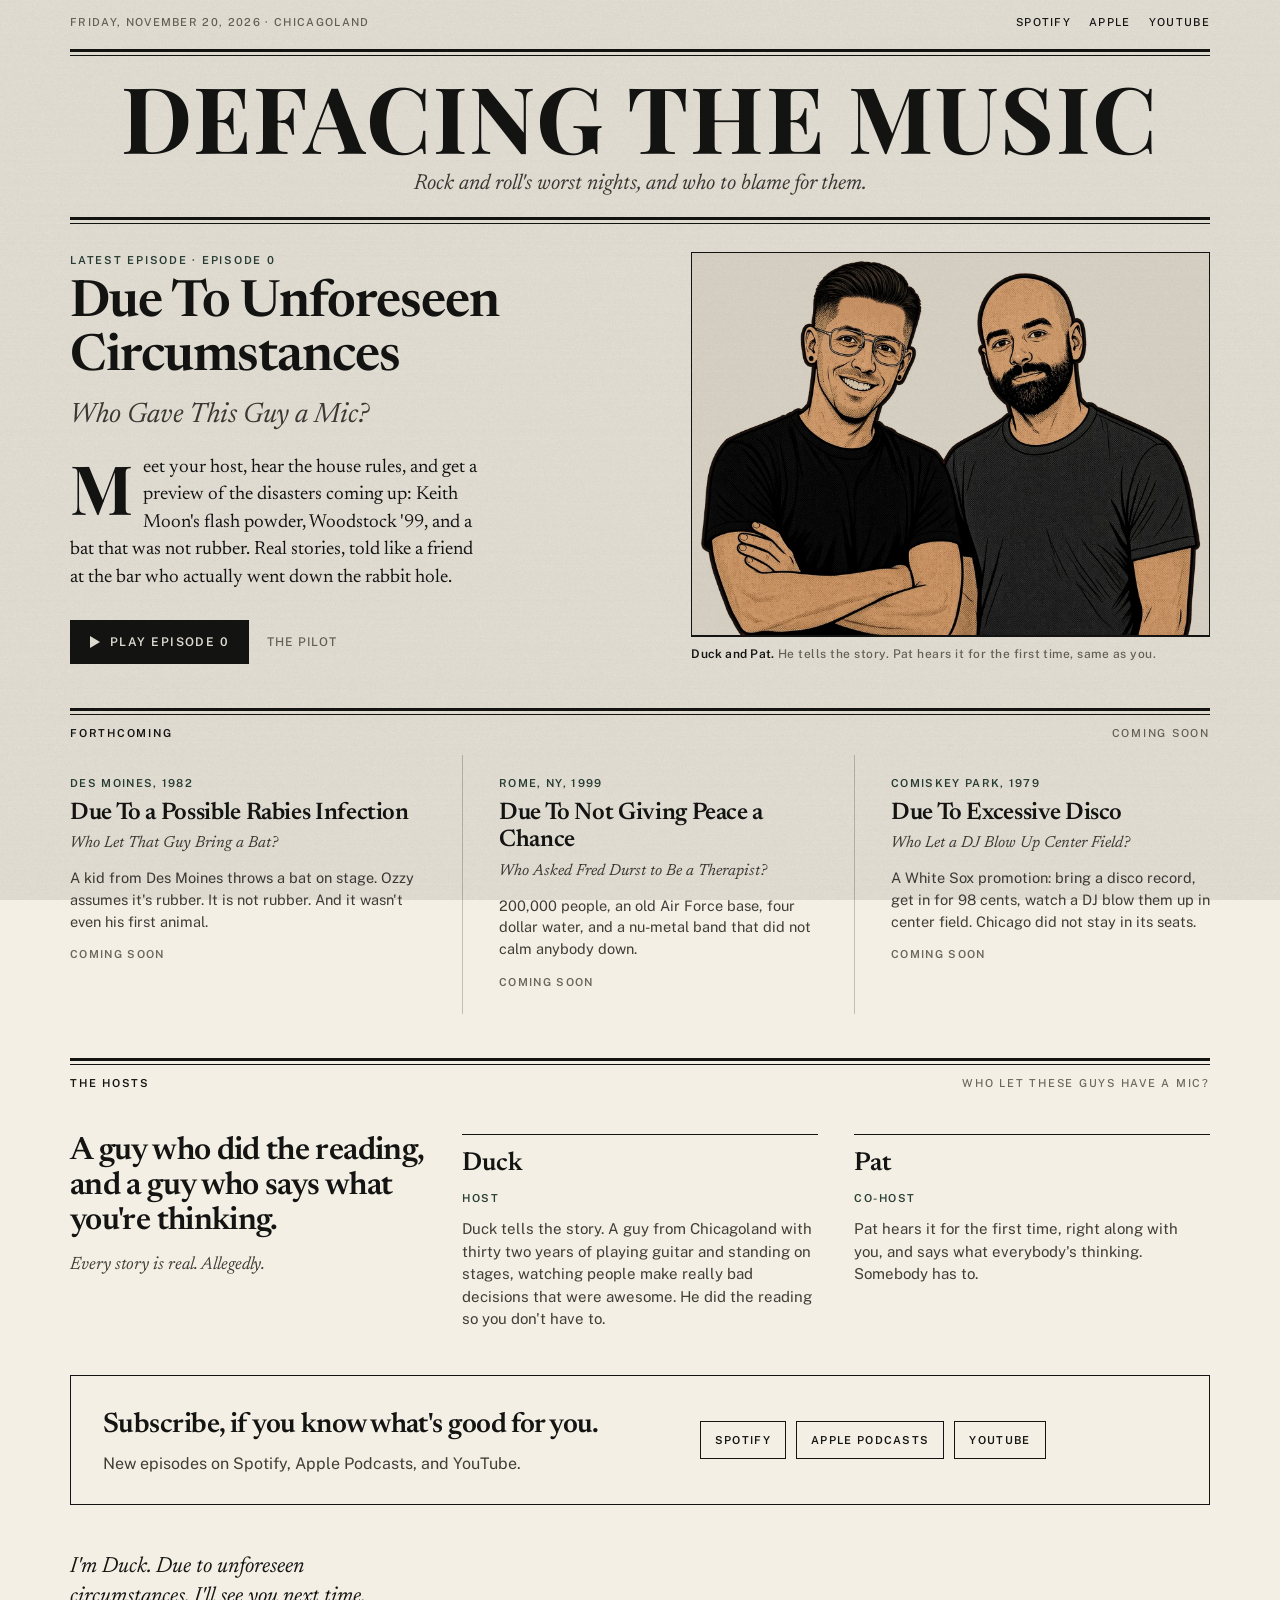
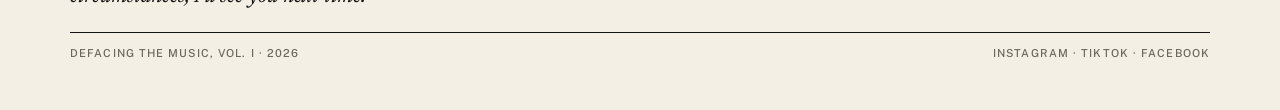
<file: brand/concepts/front-page/index.html>
<!DOCTYPE html>
<html lang="en">
<head>
<meta charset="utf-8">
<meta name="viewport" content="width=device-width, initial-scale=1">
<title>Defacing The Music</title>
<link rel="preconnect" href="https://fonts.googleapis.com">
<link rel="preconnect" href="https://fonts.gstatic.com" crossorigin>
<link href="https://fonts.googleapis.com/css2?family=Newsreader:ital,opsz,wght@0,6..72,400;0,6..72,500;0,6..72,600;0,6..72,700;1,6..72,400;1,6..72,500;1,6..72,600&family=Playfair+Display:ital,wght@0,400;0,600;0,700;1,400;1,600&family=Public+Sans:ital,wght@0,400;0,500;0,600;0,700;1,400&display=swap" rel="stylesheet">
<style>
  :root {
    --paper: #F3EFE4;
    --paper-2: #E8E2D4;
    --ink: #141413;
    --ink-soft: #3F3D38;
    --muted: #6B675E;
    --rule: #C4BDB0;
    --rule-dark: #141413;
    --forest: #2A4036;
    --forest-2: #3D5C4C;
  }
  * { box-sizing: border-box; margin: 0; padding: 0; }
  html { background: var(--paper); }
  body {
    background: var(--paper);
    color: var(--ink);
    font-family: "Public Sans", system-ui, sans-serif;
    font-size: 16px;
    line-height: 1.5;
    min-width: 320px;
  }
  body::before {
    content: "";
    position: fixed;
    inset: 0;
    background-image: url(grain.webp);
    background-size: 900px auto;
    opacity: 0.18;
    pointer-events: none;
    z-index: 80;
    mix-blend-mode: multiply;
  }
  a { color: var(--forest); text-decoration: none; }
  a:hover { color: var(--ink); text-decoration: underline; }
  .page { width: min(1140px, calc(100% - 56px)); margin: 0 auto; position: relative; z-index: 1; }

  /* utility */
  .util {
    display: flex;
    justify-content: space-between;
    align-items: center;
    gap: 16px;
    flex-wrap: wrap;
    padding: 14px 0 10px;
    font-size: 11px;
    letter-spacing: 0.12em;
    text-transform: uppercase;
    color: var(--muted);
    font-weight: 500;
  }
  .util a { color: var(--ink); text-decoration: none; letter-spacing: 0.12em; }
  .util a:hover { color: var(--forest); }
  .util-links { display: flex; gap: 18px; flex-wrap: wrap; }

  /* masthead */
  .mast {
    text-align: center;
    padding: 8px 0 0;
  }
  .rules-double {
    border-top: 3px solid var(--ink);
    border-bottom: 1px solid var(--ink);
    height: 7px;
  }
  .mast h1 {
    font-family: "Playfair Display", Georgia, serif;
    font-weight: 700;
    font-size: clamp(42px, 8.4vw, 92px);
    letter-spacing: 0.02em;
    line-height: 0.92;
    padding: 18px 0 10px;
    text-transform: uppercase;
  }
  .deck {
    font-family: Newsreader, Georgia, serif;
    font-style: italic;
    font-weight: 400;
    font-size: clamp(16px, 1.7vw, 22px);
    color: var(--ink-soft);
    padding: 0 0 16px;
  }

  /* lead */
  .lead {
    display: grid;
    grid-template-columns: 1.05fr 0.95fr;
    gap: 40px 48px;
    padding: 28px 0 8px;
    align-items: start;
  }
  figure.press {
    margin: 0;
  }
  figure.press img {
    width: 100%;
    height: auto;
    display: block;
    background: var(--paper-2);
    border: 1px solid var(--ink);
    padding: 0;
  }
  figure.press figcaption {
    font-size: 12px;
    letter-spacing: 0.04em;
    color: var(--muted);
    border-top: 1px solid var(--ink);
    margin-top: 0;
    padding: 8px 0 0;
    font-weight: 500;
  }
  figure.press figcaption strong { color: var(--ink); font-weight: 600; letter-spacing: 0.02em; }
  .kicker {
    font-size: 11px;
    letter-spacing: 0.16em;
    text-transform: uppercase;
    font-weight: 600;
    color: var(--forest);
    margin-bottom: 10px;
  }
  .lead h2 {
    font-family: Newsreader, Georgia, serif;
    font-weight: 600;
    font-size: clamp(34px, 4vw, 52px);
    line-height: 1.05;
    letter-spacing: -0.02em;
  }
  .lead .sub {
    font-family: Newsreader, Georgia, serif;
    font-style: italic;
    font-weight: 400;
    font-size: clamp(20px, 2.2vw, 28px);
    margin-top: 8px;
    color: var(--ink-soft);
  }
  .lead .body {
    font-family: Newsreader, Georgia, serif;
    font-size: 19px;
    line-height: 1.45;
    margin-top: 18px;
    max-width: 42ch;
  }
  .lead .body::first-letter {
    font-family: "Playfair Display", Georgia, serif;
    font-weight: 700;
    font-size: 68px;
    float: left;
    line-height: 0.8;
    padding: 6px 10px 0 0;
  }
  .play-row { margin-top: 28px; display: flex; flex-wrap: wrap; align-items: center; gap: 18px; }
  .btn {
    display: inline-flex;
    align-items: center;
    gap: 10px;
    background: var(--ink);
    color: var(--paper);
    font-size: 12px;
    font-weight: 600;
    letter-spacing: 0.12em;
    text-transform: uppercase;
    padding: 13px 20px;
    text-decoration: none;
  }
  .btn:hover { background: var(--forest); color: var(--paper); text-decoration: none; }
  .ep-tag {
    font-size: 12px;
    letter-spacing: 0.08em;
    text-transform: uppercase;
    color: var(--muted);
    font-weight: 500;
  }

  /* forthcoming */
  .section-rule { margin-top: 36px; }
  .sec-label {
    display: flex;
    justify-content: space-between;
    align-items: baseline;
    gap: 16px;
    padding: 10px 0 14px;
    font-size: 11px;
    letter-spacing: 0.16em;
    text-transform: uppercase;
    font-weight: 600;
  }
  .sec-label span:first-child { color: var(--ink); }
  .sec-label span:last-child { color: var(--muted); font-weight: 500; }
  .forthcoming {
    display: grid;
    grid-template-columns: 1fr 1fr 1fr;
    gap: 0 36px;
    padding-bottom: 8px;
  }
  .story {
    padding: 8px 0 24px;
  }
  .story + .story { border-left: 1px solid var(--rule); padding-left: 36px; }
  .story .dateline {
    font-size: 11px;
    letter-spacing: 0.12em;
    text-transform: uppercase;
    color: var(--forest);
    font-weight: 600;
    margin-bottom: 8px;
  }
  .story h3 {
    font-family: Newsreader, Georgia, serif;
    font-weight: 600;
    font-size: 24px;
    line-height: 1.15;
    letter-spacing: -0.015em;
  }
  .story .who {
    font-family: Newsreader, Georgia, serif;
    font-style: italic;
    font-size: 16px;
    color: var(--ink-soft);
    margin-top: 4px;
  }
  .story p { margin-top: 12px; font-size: 14.5px; line-height: 1.5; color: var(--ink-soft); }
  .story .soon {
    margin-top: 14px;
    font-size: 11px;
    letter-spacing: 0.12em;
    text-transform: uppercase;
    color: var(--muted);
    font-weight: 600;
  }

  /* hosts */
  .hosts {
    display: grid;
    grid-template-columns: 1fr 1fr 1fr;
    gap: 36px;
    padding: 28px 0 8px;
  }
  .hosts .intro h2 {
    font-family: Newsreader, Georgia, serif;
    font-weight: 600;
    font-size: 32px;
    line-height: 1.1;
    letter-spacing: -0.02em;
  }
  .hosts .intro p { margin-top: 12px; font-family: Newsreader, Georgia, serif; font-style: italic; font-size: 18px; color: var(--ink-soft); }
  .person h3 {
    font-family: Newsreader, Georgia, serif;
    font-weight: 600;
    font-size: 26px;
    border-top: 1px solid var(--ink);
    padding-top: 10px;
  }
  .person .role {
    font-size: 11px;
    letter-spacing: 0.14em;
    text-transform: uppercase;
    color: var(--forest);
    font-weight: 600;
    margin: 6px 0 12px;
  }
  .person p { font-size: 15px; line-height: 1.5; color: var(--ink-soft); }

  /* subscribe */
  .subscribe {
    margin: 36px 0 8px;
    border: 1px solid var(--ink);
    padding: 28px 32px;
    display: grid;
    grid-template-columns: 1.2fr 1fr;
    gap: 24px;
    align-items: center;
    background: var(--paper);
  }
  .subscribe h2 {
    font-family: Newsreader, Georgia, serif;
    font-weight: 600;
    font-size: 28px;
    letter-spacing: -0.02em;
  }
  .subscribe p { margin-top: 6px; color: var(--ink-soft); }
  .sub-links { display: flex; flex-wrap: wrap; gap: 10px; }
  .sub-links a {
    border: 1px solid var(--ink);
    color: var(--ink);
    padding: 10px 14px;
    font-size: 11px;
    letter-spacing: 0.12em;
    text-transform: uppercase;
    font-weight: 600;
    text-decoration: none;
  }
  .sub-links a:hover { background: var(--ink); color: var(--paper); text-decoration: none; }

  footer {
    margin-top: 28px;
    padding: 20px 0 48px;
  }
  .signoff {
    font-family: Newsreader, Georgia, serif;
    font-style: italic;
    font-size: 22px;
    max-width: 28ch;
    line-height: 1.35;
  }
  .colophon {
    margin-top: 20px;
    padding-top: 12px;
    border-top: 1px solid var(--ink);
    display: flex;
    justify-content: space-between;
    gap: 16px;
    flex-wrap: wrap;
    font-size: 11px;
    letter-spacing: 0.1em;
    text-transform: uppercase;
    color: var(--muted);
    font-weight: 500;
  }
  .colophon a { color: var(--muted); text-decoration: none; }
  .colophon a:hover { color: var(--ink); }

  .m-br { display: none; }
  @media (max-width: 860px) {
    .page { width: min(1140px, calc(100% - 32px)); }
    .lead, .forthcoming, .hosts, .subscribe { grid-template-columns: 1fr; }
    .story + .story { border-left: 0; padding-left: 0; border-top: 1px solid var(--rule); padding-top: 24px; }
    .lead { padding-top: 22px; }
    figure.press { order: -1; }
    .m-br { display: block; }
    .mast h1 { font-size: 58px; letter-spacing: 0.02em; padding: 14px 0 8px; line-height: 0.9; }
    .lead .body::first-letter { font-size: 44px; padding: 4px 8px 0 0; }
    .util { font-size: 10px; gap: 8px; }
    .util { flex-direction: column; align-items: flex-start; }
  }
  @media (max-width: 420px) {
    .mast h1 { font-size: 52px; }
  }
</style>
</head>
<body>
  <div class="page">
    <div class="util">
      <p>Friday, November 20, 2026 · Chicagoland</p>
      <p class="util-links" id="listen">
        <a href="https://open.spotify.com/show/2WZWOUIt4e7I7IIQRvh6fx">Spotify</a>
        <a href="https://podcasts.apple.com/us/podcast/defacing-the-music/id6834472289">Apple</a>
        <a href="https://www.youtube.com/@DefacingTheMusic">YouTube</a>
      </p>
    </div>

    <header class="mast">
      <div class="rules-double"></div>
      <h1>Defacing<br class="m-br"> The Music</h1>
      <p class="deck">Rock and roll's worst nights,<br class="m-br"> and who to blame for them.</p>
      <div class="rules-double"></div>
    </header>

    <section class="lead">
      <div>
        <p class="kicker">Latest episode · Episode 0</p>
        <h2>Due To Unforeseen Circumstances</h2>
        <p class="sub">Who Gave This Guy a Mic?</p>
        <p class="body">Meet your host, hear the house rules, and get a preview of the disasters coming up: Keith Moon's flash powder, Woodstock '99, and a bat that was not rubber. Real stories, told like a friend at the bar who actually went down the rabbit hole.</p>
        <div class="play-row">
          <a class="btn" href="https://www.youtube.com/@DefacingTheMusic">
            <svg width="10" height="12" viewBox="0 0 10 12" fill="currentColor" aria-hidden="true"><path d="M0 0v12l10-6z"/></svg>
            Play Episode 0
          </a>
          <span class="ep-tag">The pilot</span>
        </div>
      </div>
      <figure class="press">
        <img src="hosts-web.webp" alt="Duck and Pat, hosts of Defacing The Music">
        <figcaption><strong>Duck and Pat.</strong> He tells the story. Pat hears it for the first time, same as you.</figcaption>
      </figure>
    </section>

    <div class="section-rule">
      <div class="rules-double"></div>
      <div class="sec-label" id="episodes"><span>Forthcoming</span><span>Coming soon</span></div>
    </div>

    <section class="forthcoming">
      <article class="story">
        <p class="dateline">Des Moines, 1982</p>
        <h3>Due To a Possible Rabies Infection</h3>
        <p class="who">Who Let That Guy Bring a Bat?</p>
        <p>A kid from Des Moines throws a bat on stage. Ozzy assumes it's rubber. It is not rubber. And it wasn't even his first animal.</p>
        <p class="soon">Coming soon</p>
      </article>
      <article class="story">
        <p class="dateline">Rome, NY, 1999</p>
        <h3>Due To Not Giving Peace a Chance</h3>
        <p class="who">Who Asked Fred Durst to Be a Therapist?</p>
        <p>200,000 people, an old Air Force base, four dollar water, and a nu-metal band that did not calm anybody down.</p>
        <p class="soon">Coming soon</p>
      </article>
      <article class="story">
        <p class="dateline">Comiskey Park, 1979</p>
        <h3>Due To Excessive Disco</h3>
        <p class="who">Who Let a DJ Blow Up Center Field?</p>
        <p>A White Sox promotion: bring a disco record, get in for 98 cents, watch a DJ blow them up in center field. Chicago did not stay in its seats.</p>
        <p class="soon">Coming soon</p>
      </article>
    </section>

    <div class="section-rule">
      <div class="rules-double"></div>
      <div class="sec-label" id="hosts"><span>The hosts</span><span>Who let these guys have a mic?</span></div>
    </div>

    <section class="hosts">
      <div class="intro">
        <h2>A guy who did the reading, and a guy who says what you're thinking.</h2>
        <p>Every story is real. Allegedly.</p>
      </div>
      <div class="person">
        <h3>Duck</h3>
        <p class="role">Host</p>
        <p>Duck tells the story. A guy from Chicagoland with thirty two years of playing guitar and standing on stages, watching people make really bad decisions that were awesome. He did the reading so you don't have to.</p>
      </div>
      <div class="person">
        <h3>Pat</h3>
        <p class="role">Co-host</p>
        <p>Pat hears it for the first time, right along with you, and says what everybody's thinking. Somebody has to.</p>
      </div>
    </section>

    <aside class="subscribe">
      <div>
        <h2>Subscribe, if you know what's good for you.</h2>
        <p>New episodes on Spotify, Apple Podcasts, and YouTube.</p>
      </div>
      <div class="sub-links">
        <a href="https://open.spotify.com/show/2WZWOUIt4e7I7IIQRvh6fx">Spotify</a>
        <a href="https://podcasts.apple.com/us/podcast/defacing-the-music/id6834472289">Apple Podcasts</a>
        <a href="https://www.youtube.com/@DefacingTheMusic">YouTube</a>
      </div>
    </aside>

    <footer>
      <p class="signoff">I'm Duck. Due to unforeseen circumstances, I'll see you next time.</p>
      <div class="colophon">
        <p>Defacing The Music, Vol. I · 2026</p>
        <p>
          <a href="https://www.instagram.com/defacingthemusicpod/">Instagram</a> ·
          <a href="https://www.tiktok.com/@defacingthemusic">TikTok</a> ·
          <a href="https://www.facebook.com/defacingthemusic">Facebook</a>
        </p>
      </div>
    </footer>
  </div>
</body>
</html>
</file>
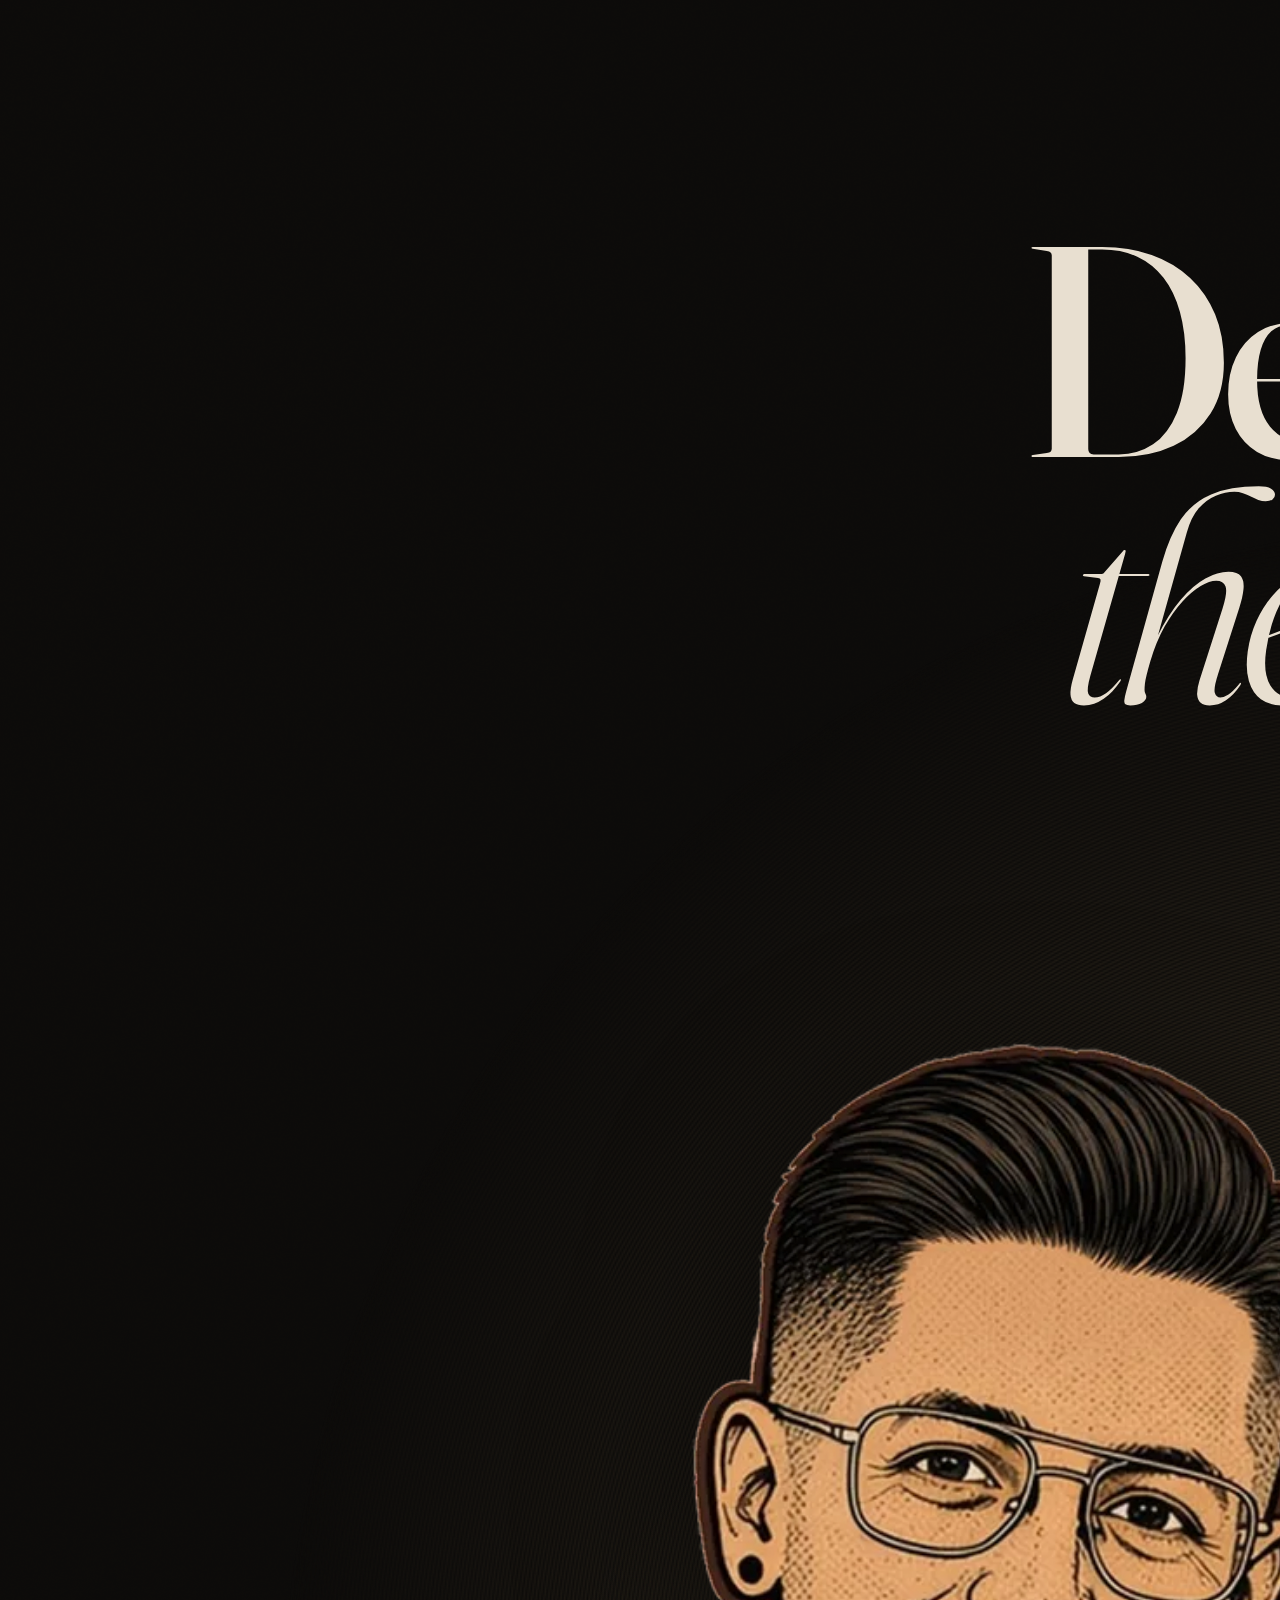
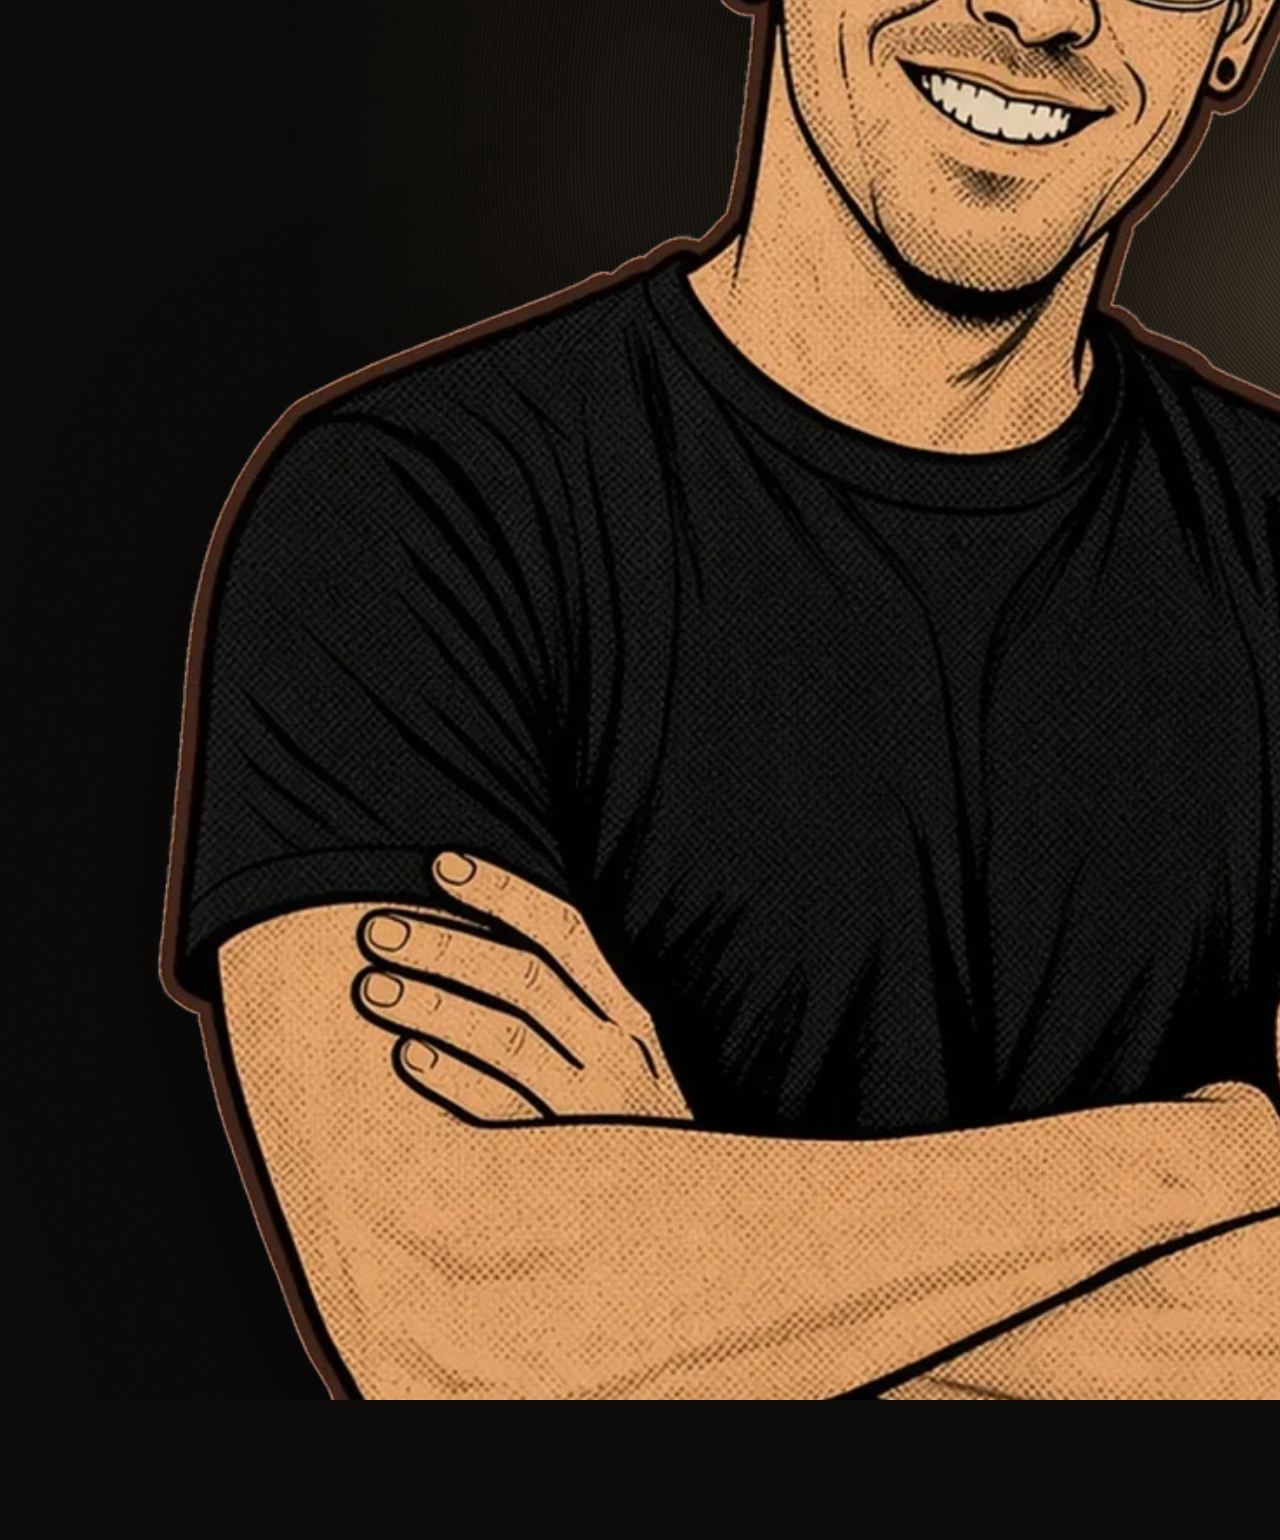
<file: brand/concepts/after-hours/cover.html>
<!DOCTYPE html>
<html lang="en">
<head>
<meta charset="utf-8">
<title>Defacing The Music - cover A</title>
<link rel="preconnect" href="https://fonts.googleapis.com">
<link rel="preconnect" href="https://fonts.gstatic.com" crossorigin>
<link href="https://fonts.googleapis.com/css2?family=Fraunces:ital,opsz,wght@0,9..144,500;0,9..144,600;1,9..144,300;1,9..144,400&family=IBM+Plex+Mono:wght@500&display=swap" rel="stylesheet">
<style>
  * { box-sizing: border-box; margin: 0; padding: 0; }
  html, body { width: 3000px; height: 3000px; overflow: hidden; background: #0C0B0A; }
  .cover {
    width: 3000px; height: 3000px; position: relative;
    background: #0C0B0A;
    color: #E8DFD0;
    font-family: Fraunces, Georgia, serif;
  }
  .cover::before {
    content: "";
    position: absolute; inset: 0;
    background-image: url(noise.webp);
    background-size: 500px 500px;
    opacity: 0.45;
    mix-blend-mode: overlay;
    pointer-events: none;
    z-index: 8;
  }
  .grooves {
    position: absolute;
    width: 2800px; height: 2800px;
    left: 50%; top: 58%;
    transform: translate(-50%, -50%);
    opacity: 1;
    pointer-events: none;
    mask-image: radial-gradient(circle, #000 30%, transparent 62%);
    -webkit-mask-image: radial-gradient(circle, #000 30%, transparent 62%);
  }
  .glow {
    position: absolute;
    width: 2200px; height: 1800px;
    left: 50%; bottom: 80px;
    transform: translateX(-50%);
    background: radial-gradient(ellipse at 50% 50%, rgba(196,165,116,0.2), transparent 68%);
    pointer-events: none;
  }
  .top {
    position: absolute;
    top: 0; left: 0; right: 0;
    padding: 140px 180px 0;
    text-align: center;
    z-index: 5;
  }
  .kicker {
    font-family: "IBM Plex Mono", monospace;
    font-size: 36px;
    letter-spacing: 0.28em;
    text-transform: uppercase;
    color: #C4A574;
    font-weight: 500;
    margin-bottom: 36px;
  }
  .onair {
    display: inline-flex;
    align-items: center;
    gap: 18px;
  }
  .dot {
    width: 22px; height: 22px; border-radius: 50%;
    background: #C4A574;
    box-shadow: 0 0 0 10px rgba(196,165,116,0.16);
  }
  h1 {
    font-weight: 500;
    font-size: 300px;
    line-height: 0.82;
    letter-spacing: -0.035em;
  }
  h1 em {
    font-style: italic;
    font-weight: 300;
    display: block;
    letter-spacing: -0.04em;
  }
  .names {
    margin-top: 36px;
    font-family: "IBM Plex Mono", monospace;
    font-size: 32px;
    letter-spacing: 0.28em;
    text-transform: uppercase;
    color: #C4A574;
    font-weight: 500;
  }
  .hosts {
    position: absolute;
    left: 50%;
    bottom: -60px;
    transform: translateX(-50%);
    width: 2780px;
    height: auto;
    z-index: 4;
    filter: drop-shadow(0 40px 80px rgba(0,0,0,0.55));
  }
</style>
</head>
<body>
  <div class="cover">
    <img class="grooves" src="grooves.webp" alt="">
    <div class="glow"></div>
    <div class="top">
      <p class="kicker"><span class="onair"><span class="dot"></span> After hours</span></p>
      <h1>Defacing <em>the Music</em></h1>
      <p class="names">Duck + Pat</p>
    </div>
    <img class="hosts" src="hosts-web.webp" alt="Duck and Pat">
  </div>
</body>
</html>
</file>
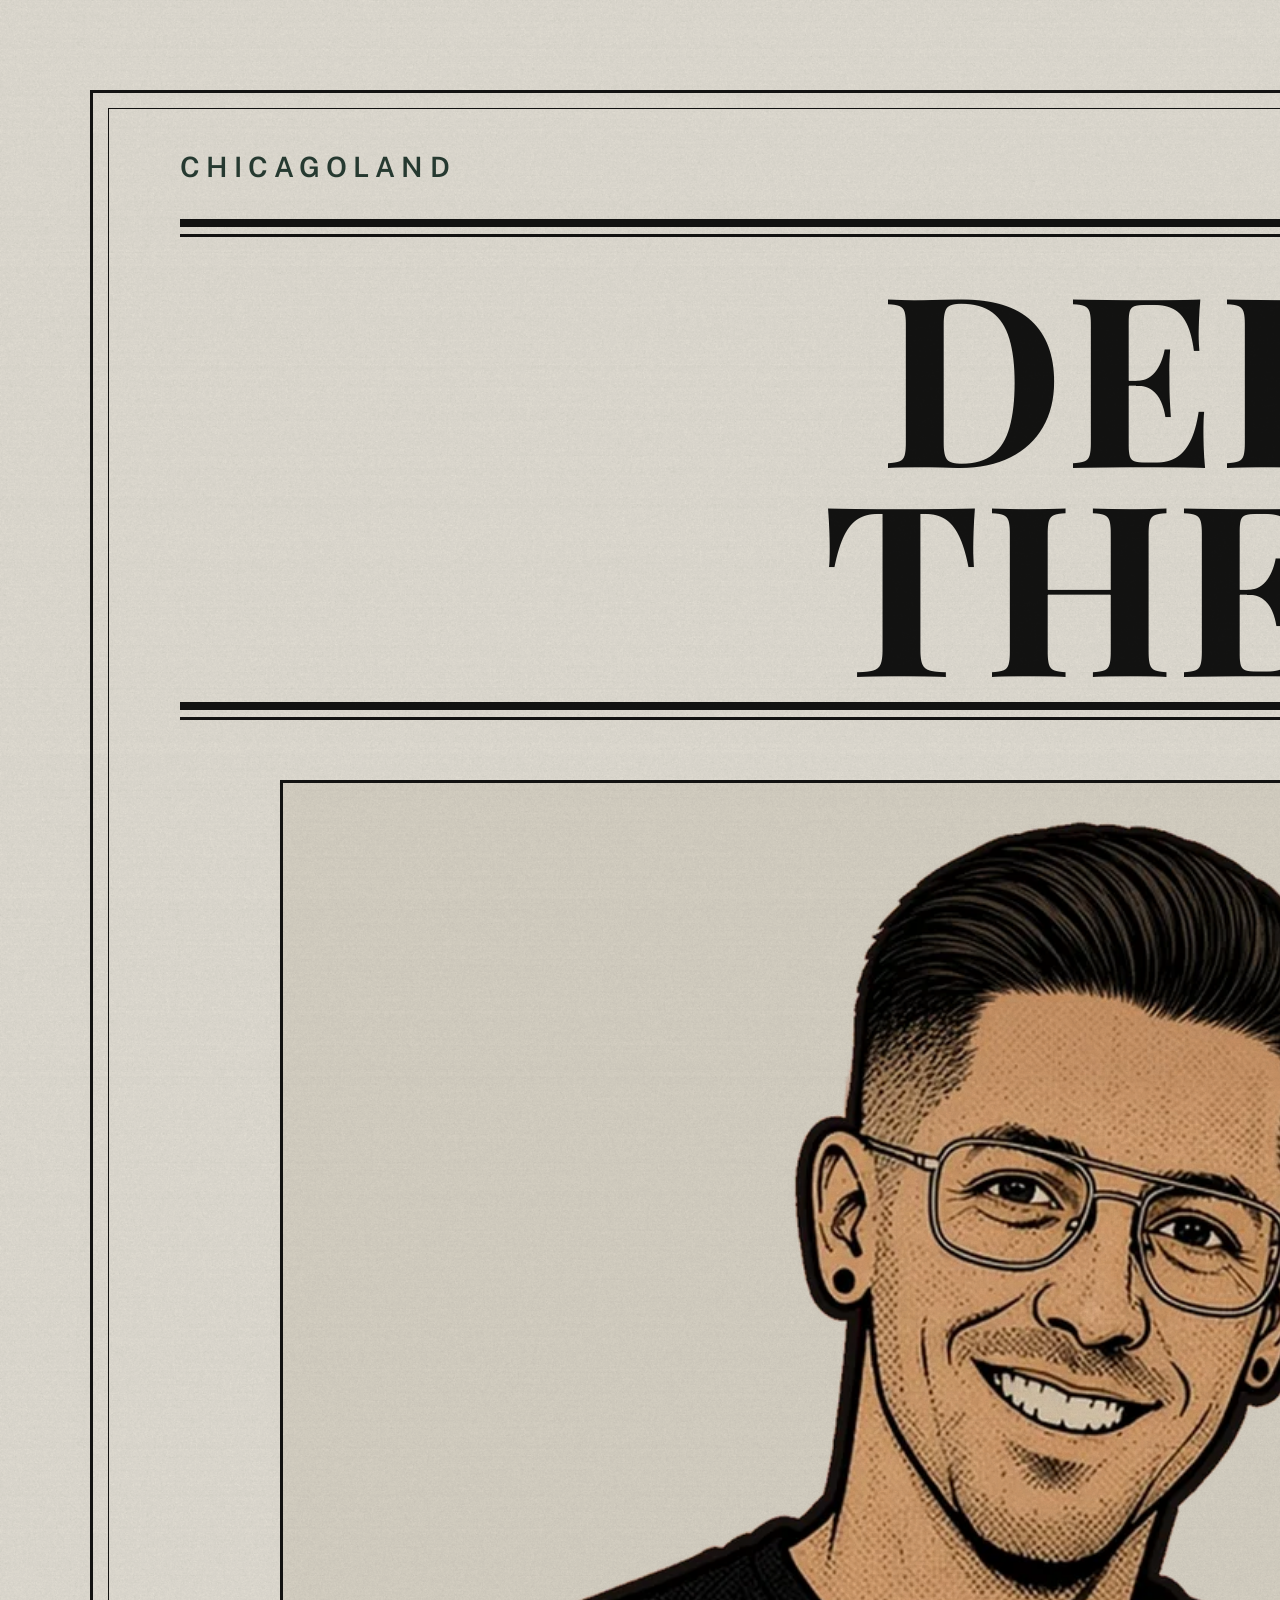
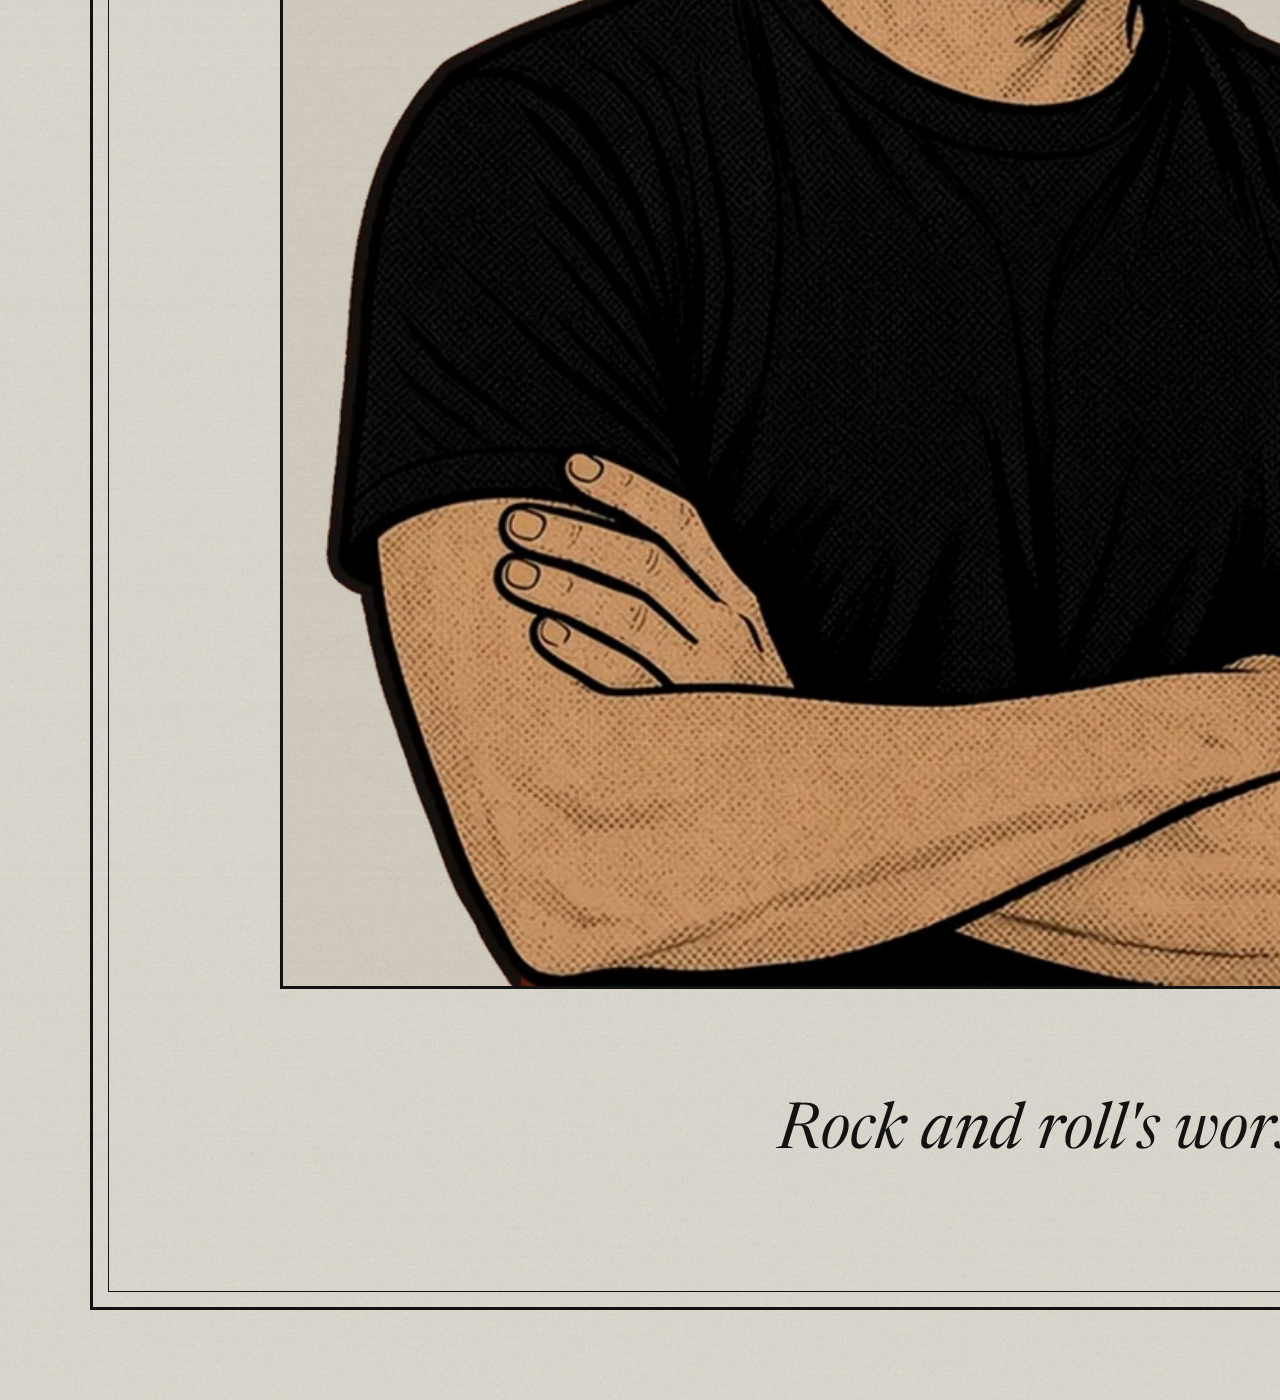
<file: brand/concepts/front-page/cover.html>
<!DOCTYPE html>
<html lang="en">
<head>
<meta charset="utf-8">
<title>Defacing The Music - cover B</title>
<link rel="preconnect" href="https://fonts.googleapis.com">
<link rel="preconnect" href="https://fonts.gstatic.com" crossorigin>
<link href="https://fonts.googleapis.com/css2?family=Newsreader:ital,opsz,wght@0,6..72,500;1,6..72,400;1,6..72,500&family=Playfair+Display:ital,wght@0,700;1,400&family=Public+Sans:wght@500;600&display=swap" rel="stylesheet">
<style>
  * { box-sizing: border-box; margin: 0; padding: 0; }
  html, body { width: 3000px; height: 3000px; overflow: hidden; background: #F3EFE4; }
  .cover {
    width: 3000px; height: 3000px; position: relative;
    background: #F3EFE4;
    color: #141413;
  }
  .cover::before {
    content: "";
    position: absolute; inset: 0;
    background-image: url(grain-sq.webp);
    background-size: 1400px 1400px;
    opacity: 0.22;
    mix-blend-mode: multiply;
    pointer-events: none;
    z-index: 8;
  }
  .frame {
    position: absolute;
    inset: 90px;
    border: 3px solid #141413;
    z-index: 2;
    pointer-events: none;
  }
  .inner {
    position: absolute;
    inset: 108px;
    border: 1px solid #141413;
    z-index: 2;
    pointer-events: none;
  }
  .top {
    position: absolute;
    top: 150px; left: 180px; right: 180px;
    z-index: 5;
    text-align: center;
  }
  .util {
    font-family: "Public Sans", sans-serif;
    font-size: 28px;
    letter-spacing: 0.22em;
    text-transform: uppercase;
    font-weight: 600;
    color: #2A4036;
    margin-bottom: 36px;
    display: flex;
    justify-content: space-between;
  }
  .rules {
    border-top: 8px solid #141413;
    border-bottom: 3px solid #141413;
    height: 18px;
  }
  h1 {
    font-family: "Playfair Display", Georgia, serif;
    font-weight: 700;
    font-size: 238px;
    letter-spacing: 0.01em;
    line-height: 0.88;
    text-transform: uppercase;
    padding: 28px 0 18px;
  }
  .photo {
    position: absolute;
    top: 780px;
    left: 280px;
    right: 280px;
    z-index: 4;
  }
  .photo img {
    width: 100%;
    height: auto;
    display: block;
    background: #E8E2D4;
    border: 3px solid #141413;
  }
  .bottom {
    position: absolute;
    left: 180px; right: 180px; bottom: 160px;
    z-index: 5;
    text-align: center;
  }
  .deck {
    font-family: Newsreader, Georgia, serif;
    font-style: italic;
    font-weight: 400;
    font-size: 64px;
    line-height: 1.15;
    color: #141413;
    margin-bottom: 36px;
  }
  .by {
    font-family: "Public Sans", sans-serif;
    font-size: 28px;
    letter-spacing: 0.22em;
    text-transform: uppercase;
    font-weight: 600;
    color: #2A4036;
  }
</style>
</head>
<body>
  <div class="cover">
    <div class="frame"></div>
    <div class="inner"></div>
    <div class="top">
      <p class="util"><span>Chicagoland</span><span>A comedy podcast</span><span>Est. 2026</span></p>
      <div class="rules"></div>
      <h1>Defacing<br>The Music</h1>
      <div class="rules"></div>
    </div>
    <div class="photo">
      <img src="hosts-web.webp" alt="Duck and Pat">
    </div>
    <div class="bottom">
      <p class="deck">Rock and roll's worst nights, and who to blame for them.</p>
      <p class="by">Duck + Pat</p>
    </div>
  </div>
</body>
</html>
</file>
